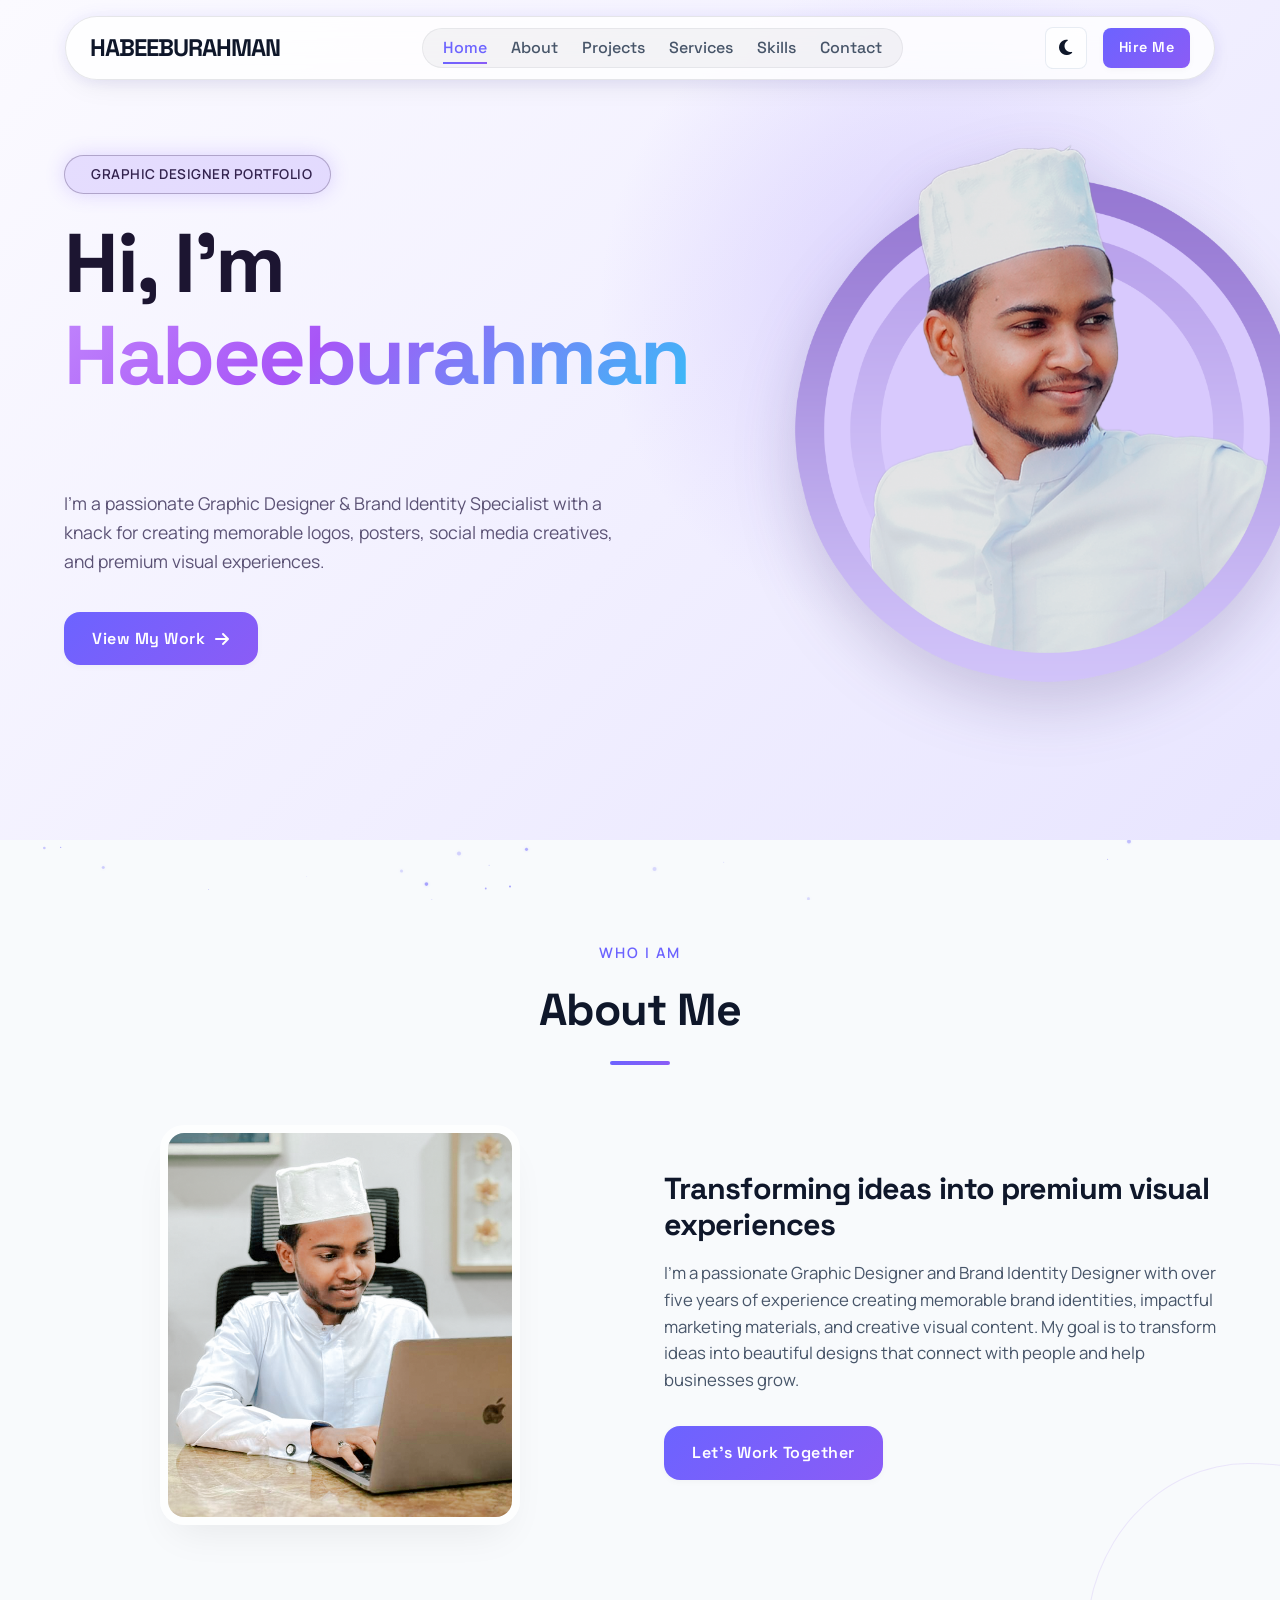
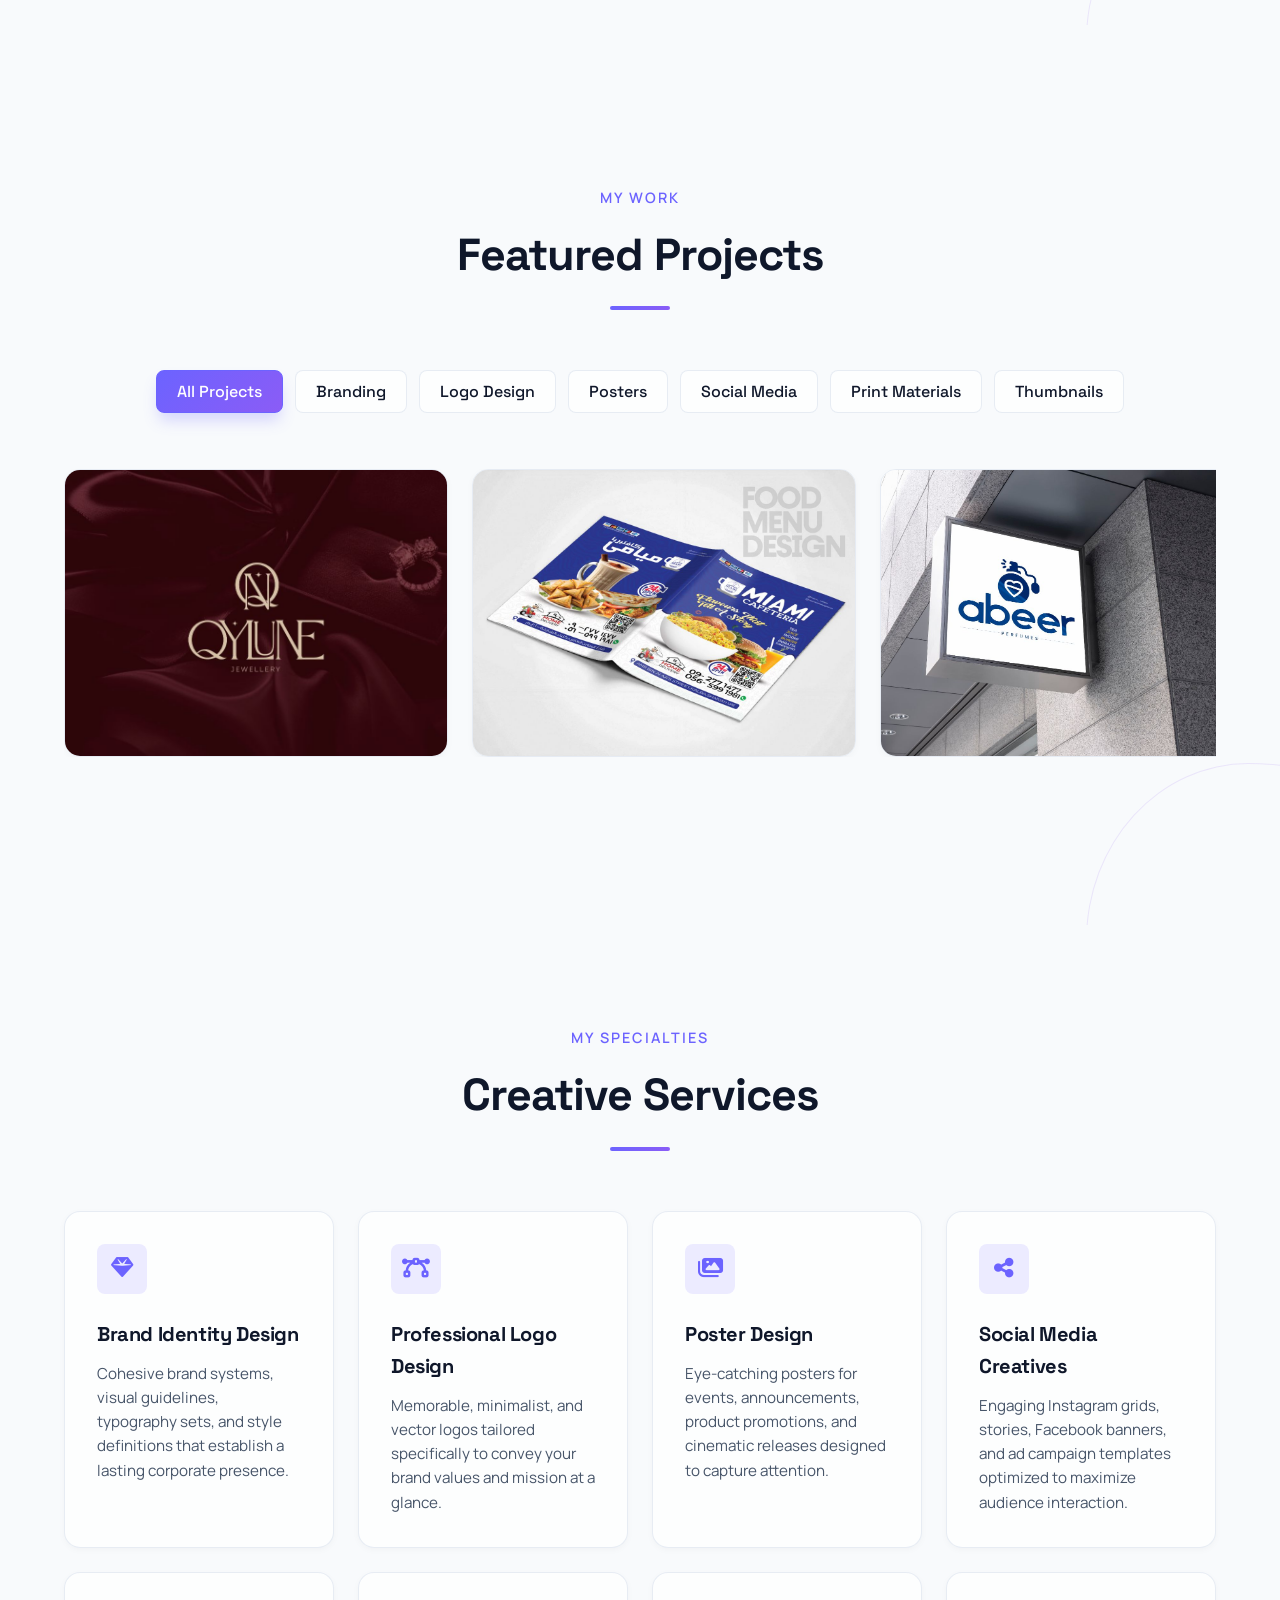
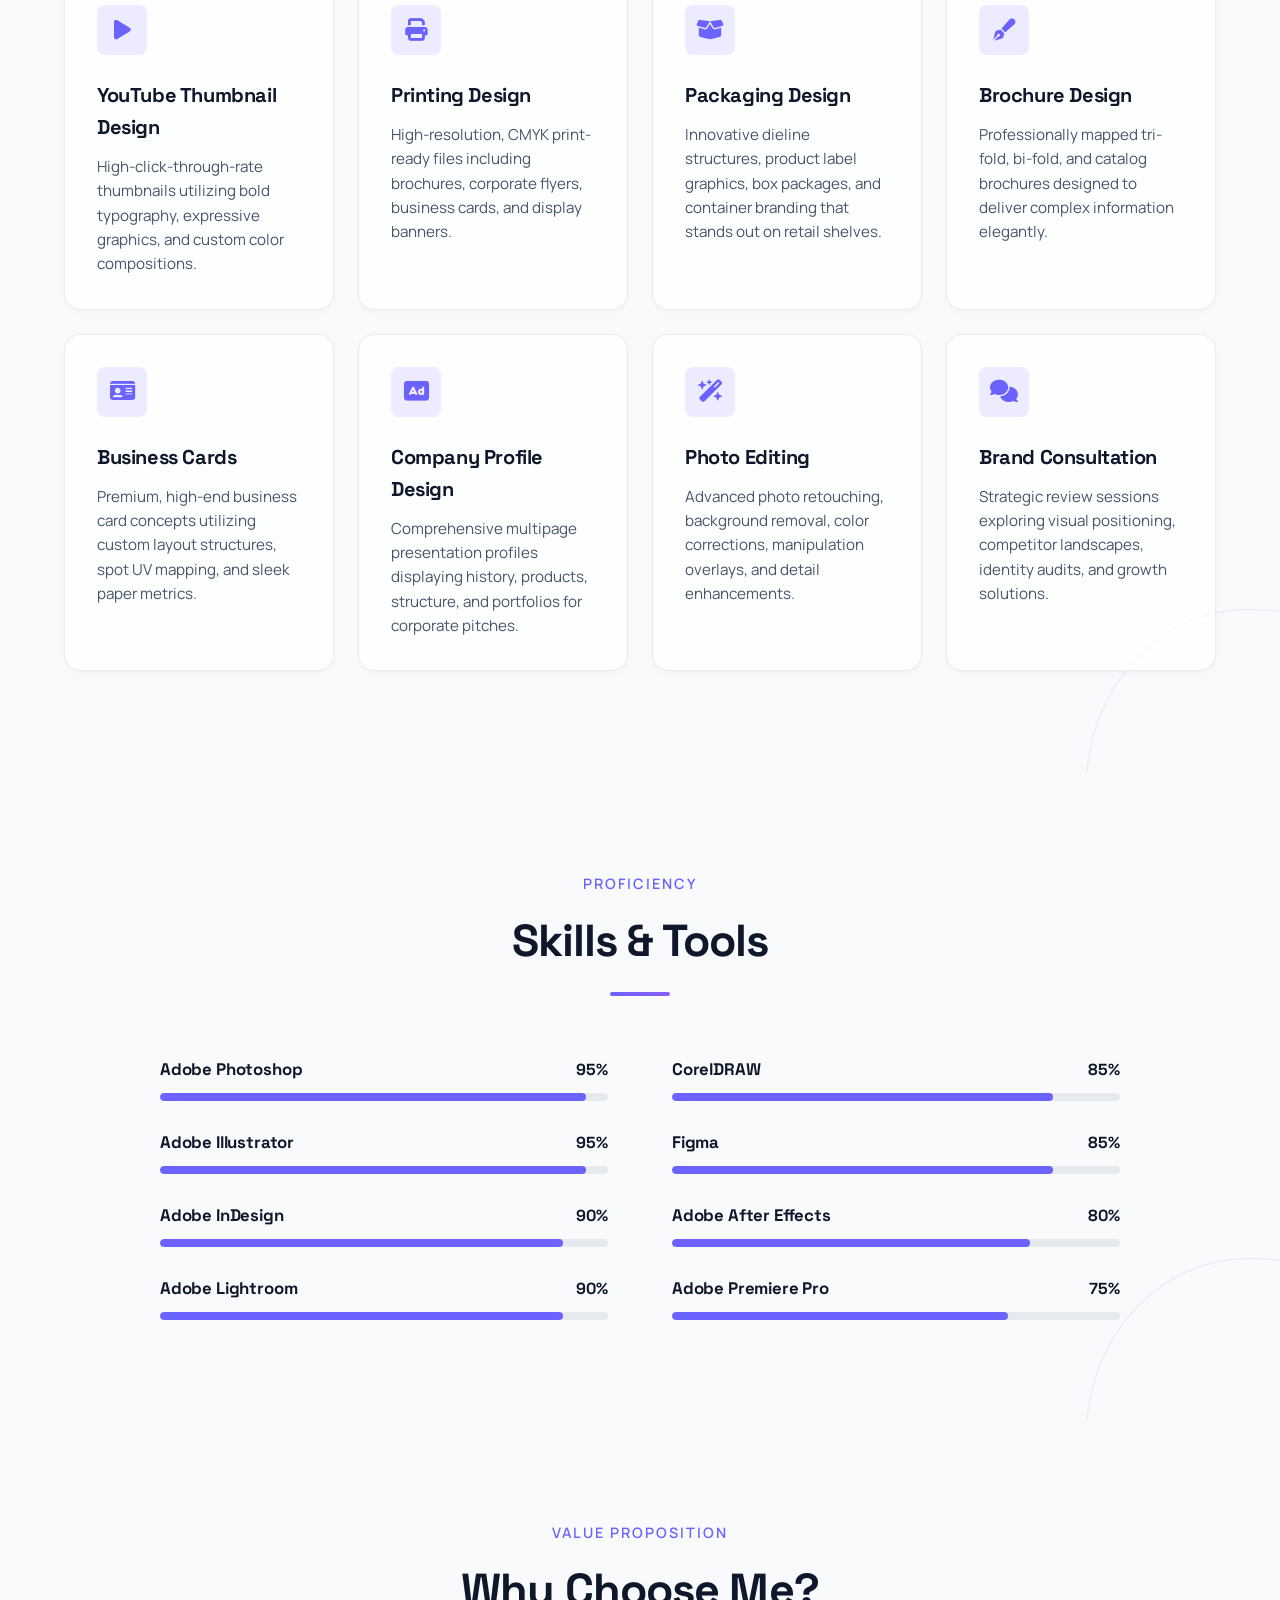
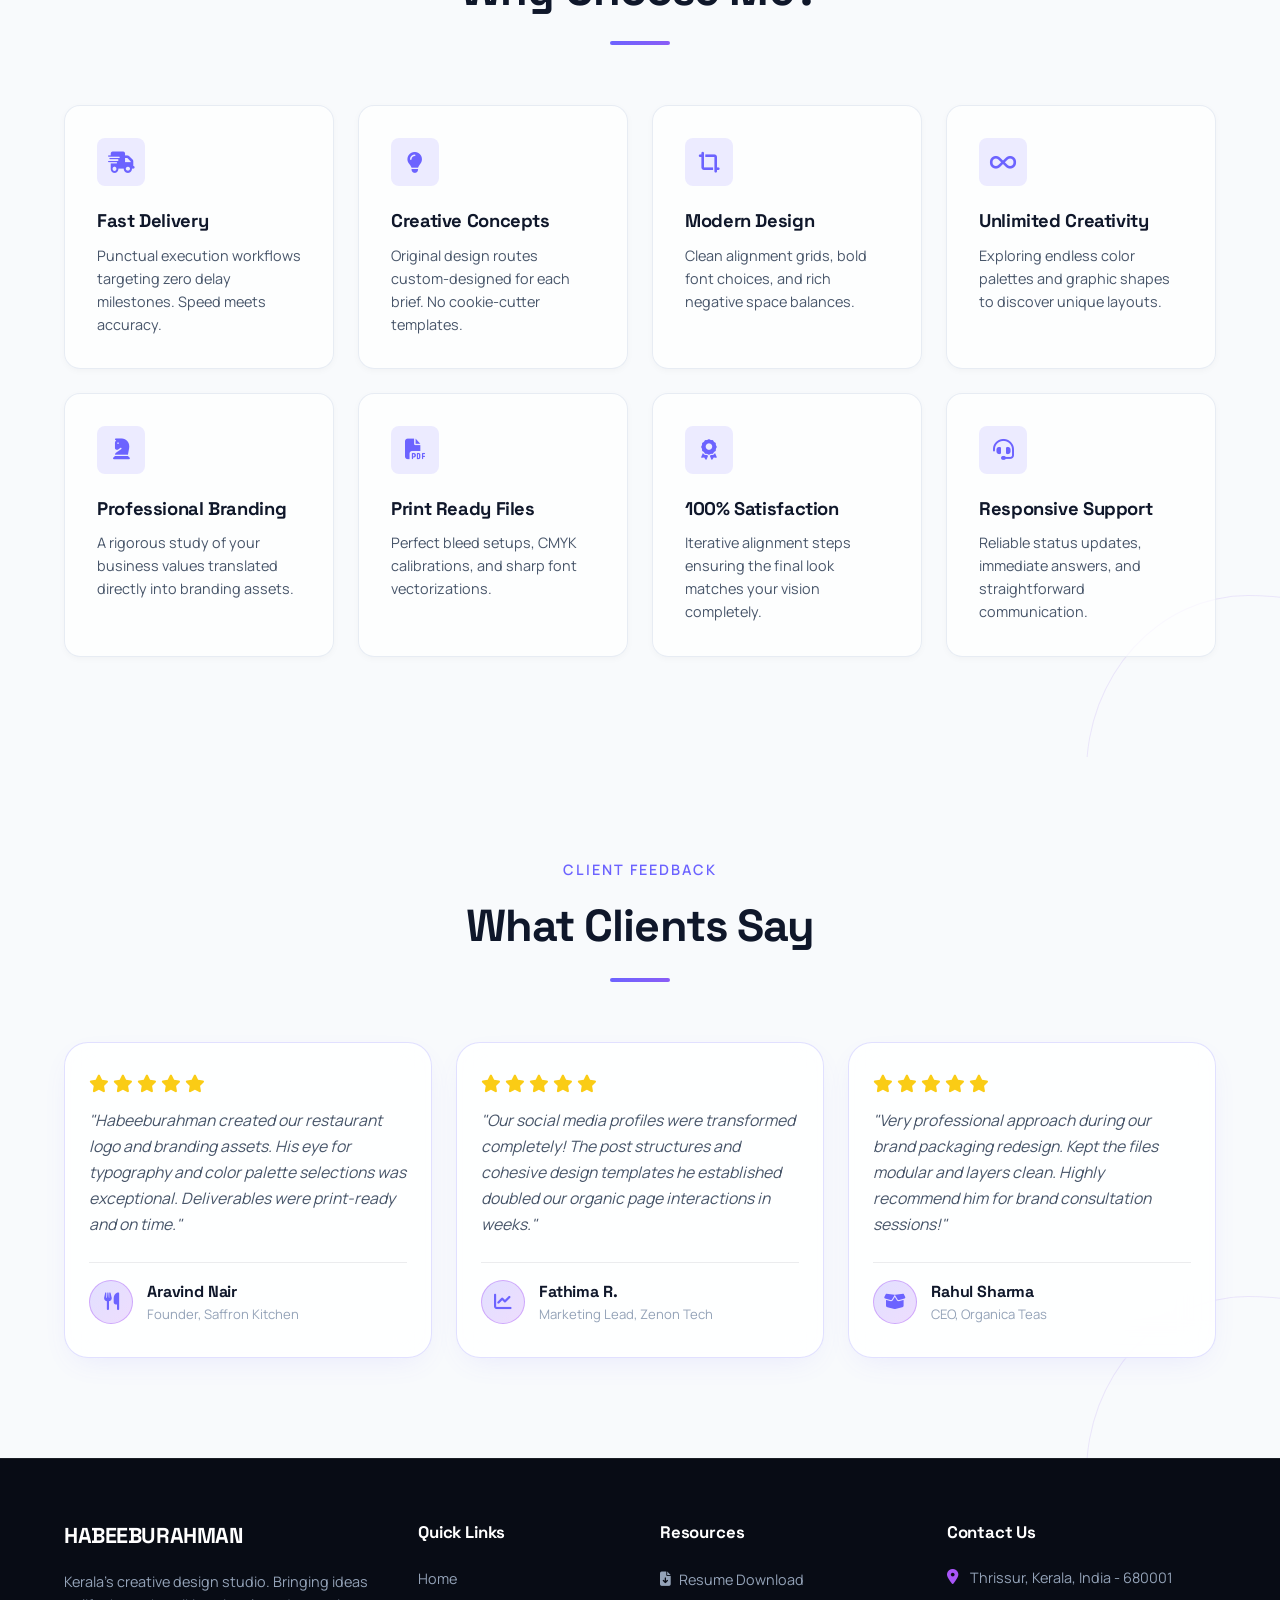
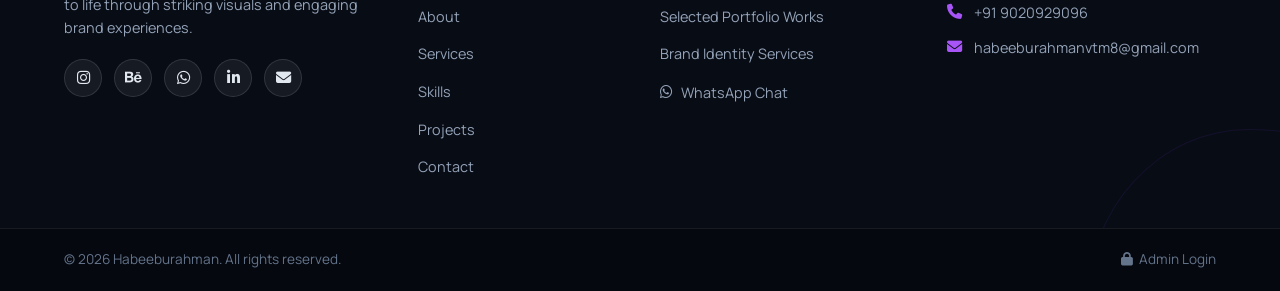
<file: index.html>
<!DOCTYPE html>
<html lang="en" data-theme="light">
<head>
    <meta charset="UTF-8">
    <meta name="viewport" content="width=device-width, initial-scale=1.0">
    <title>Habeeburahman | Premium Graphic Designer & Branding Specialist</title>
    <meta name="description" content="Portfolio of Habeeburahman - Creative Graphic Designer & Brand Identity Specialist based in Thrissur, Kerala. Over 5 years of creating premium visual experiences.">
    
    <!-- Open Graph / WhatsApp Link Preview -->
    <meta property="og:type" content="website">
    <meta property="og:title" content="Habeeburahman | Graphic Designer & Brand Specialist">
    <meta property="og:description" content="Portfolio of Habeeburahman - Creative Graphic Designer & Brand Identity Specialist. High-end logos, branding & posters.">
    <meta property="og:image" content="https://habeeburahman.netlify.app/assets/og-preview.jpg">
    <meta property="og:image:secure_url" content="https://habeeburahman.netlify.app/assets/og-preview.jpg">
    <meta property="og:image:type" content="image/jpeg">
    <meta property="og:image:width" content="500">
    <meta property="og:image:height" content="500">

    <!-- Twitter Card Preview -->
    <meta name="twitter:card" content="summary_large_image">
    <meta name="twitter:title" content="Habeeburahman | Graphic Designer & Brand Specialist">
    <meta name="twitter:description" content="Portfolio of Habeeburahman - Creative Graphic Designer & Brand Identity Specialist.">
    <meta name="twitter:image" content="https://habeeburahman.netlify.app/assets/og-preview.jpg">

    <!-- Google Fonts: Space Grotesk + Manrope -->
    <link rel="preconnect" href="https://fonts.googleapis.com">
    <link rel="preconnect" href="https://fonts.gstatic.com" crossorigin>
    <link href="https://fonts.googleapis.com/css2?family=Manrope:wght@400;500;600;700;800&family=Space+Grotesk:wght@400;500;600;700&display=swap" rel="stylesheet">
    <!-- Font Awesome -->
    <link rel="stylesheet" href="https://cdnjs.cloudflare.com/ajax/libs/font-awesome/6.4.0/css/all.min.css">
    <!-- Favicon Icon -->
    <link rel="icon" type="image/png" href="assets/profilehabeeb.png">
    <link rel="apple-touch-icon" href="assets/profilehabeeb.png">
    <!-- Main Style Sheet -->
    <link rel="stylesheet" href="style.css">
</head>
<body>
    <!-- Background Animated Canvas -->
    <canvas id="bgCanvas"></canvas>



    <!-- Navigation Bar -->
    <header class="navbar-wrapper" id="navbar">
        <div class="container navbar-container">
            <a href="#" class="logo">
                HABEEBURAHMAN
            </a>
            
            <nav class="nav-menu" id="navMenu">
                <ul>
                    <li><a href="#home" class="nav-link active">Home</a></li>
                    <li><a href="#about" class="nav-link">About</a></li>
                    <li><a href="#projects" class="nav-link">Projects</a></li>
                    <li><a href="#services" class="nav-link">Services</a></li>
                    <li><a href="#skills" class="nav-link">Skills</a></li>
                    <li><a href="#contact" class="nav-link">Contact</a></li>
                </ul>
            </nav>

            <div class="nav-actions">
                <button class="theme-toggle" id="themeToggle" aria-label="Toggle Theme">
                    <i class="fa-solid fa-moon"></i>
                </button>
                <a href="#contact" class="btn btn-primary btn-sm btn-hire">Hire Me</a>
                <button class="hamburger-menu" id="hamburger" aria-label="Open Menu">
                    <span></span>
                    <span></span>
                    <span></span>
                </button>
            </div>
        </div>
    </header>

    <!-- Hero Section -->
    <section id="home" class="hero-section">
        <div class="container hero-container grid-2">
            <div class="hero-content reveal-fade-up">
                <span class="badge hero-badge">
                    <i class="fa-solid fa-sparkles"></i> Graphic Designer Portfolio
                </span>
                <h1 class="hero-title">
                    Hi, I'm <span class="hero-name-gradient">Habeeburahman</span>
                </h1>
                <h2 class="hero-subtitle">
                    <span class="typed-text">Brand Identity Designer</span>
                </h2>
                <p class="hero-description">
                    I'm a passionate Graphic Designer & Brand Identity Specialist with a knack for creating memorable logos, posters, social media creatives, and premium visual experiences.
                </p>
                <div class="hero-buttons">
                    <a href="#projects" class="btn btn-primary" aria-label="View My Work">
                        <span class="btn-text">View My Work</span>
                        <i class="fa-solid fa-arrow-right"></i>
                    </a>
                </div>
            </div>

            <div class="hero-visual reveal-fade-up">
                <div class="profile-frame">
                    <div class="glow-ring"></div>
                    <div class="profile-img-container">
                        <img src="assets/profile-hero.png" alt="Habeeburahman Profile Portrait" class="profile-img profile-img--dark">
                        <img src="assets/profile-hero-light.png" alt="Habeeburahman Profile Portrait" class="profile-img profile-img--light">
                    </div>
                    
                </div>
            </div>
        </div>
    </section>

    <!-- About Section -->
    <section id="about" class="about-section">
        <div class="container">
            <div class="section-header reveal-fade-up">
                <span class="section-tag">Who I Am</span>
                <h2 class="section-title">About Me</h2>
                <div class="section-divider"></div>
            </div>
            
            <div class="about-grid grid-2">
                <div class="about-visual reveal-fade-up">
                    <div class="about-img-box">
                        <img src="assets/about-workspace.png" alt="Habeeburahman working at a laptop" class="about-img">
                    </div>
                </div>
                
                <div class="about-info reveal-fade-up">
                    <h3 class="about-subtitle">Transforming ideas into premium visual experiences</h3>
                    <p class="about-text">
                        I'm a passionate Graphic Designer and Brand Identity Designer with over five years of experience creating memorable brand identities, impactful marketing materials, and creative visual content. My goal is to transform ideas into beautiful designs that connect with people and help businesses grow.
                    </p>
                    
                    <div class="about-actions">
                        <a href="#contact" class="btn btn-primary">Let's Work Together</a>
                    </div>
                </div>
            </div>
        </div>
    </section>

    <!-- Projects Portfolio -->
    <section id="projects" class="portfolio-section">
        <div class="container">
            <div class="section-header reveal-fade-up">
                <span class="section-tag">My Work</span>
                <h2 class="section-title">Featured Projects</h2>
                <div class="section-divider"></div>
            </div>

            <!-- Category Filters -->
            <div class="portfolio-filters reveal-fade-up">
                <button class="filter-btn active" data-filter="all">All Projects</button>
                <button class="filter-btn" data-filter="branding">Branding</button>
                <button class="filter-btn" data-filter="logo">Logo Design</button>
                <button class="filter-btn" data-filter="poster">Posters</button>
                <button class="filter-btn" data-filter="social">Social Media</button>
                <button class="filter-btn" data-filter="print">Print Materials</button>
                <button class="filter-btn" data-filter="thumbnail">Thumbnails</button>
            </div>

            <!-- Portfolio Marquee Wrapper -->
            <div class="portfolio-marquee-wrapper is-scrolling reveal-fade-up" id="portfolioMarqueeWrapper">

                <!-- Row 1: Scrolls Left -->
                <div class="marquee-row" id="marqueeRow1">
                    <div class="marquee-track" id="marqueeTrack1">
                        <!-- Admin-added projects will be injected here dynamically by app.js -->
                    </div>
                </div>

                <!-- Row 2: Scrolls Right (reverse) -->
                <div class="marquee-row" id="marqueeRow2">
                    <div class="marquee-track marquee-track-reverse" id="marqueeTrack2">
                        <!-- Admin-added projects will be duplicated here dynamically by app.js for continuous loop -->
                    </div>
                </div>

            </div>
        </div>
    </section>

    <!-- Services / Expertise -->
    <section id="services" class="services-section">
        <div class="container">
            <div class="section-header reveal-fade-up">
                <span class="section-tag">My Specialties</span>
                <h2 class="section-title">Creative Services</h2>
                <div class="section-divider"></div>
            </div>

            <div class="services-grid">
                <div class="service-card reveal-fade-up">
                    <div class="service-icon"><i class="fa-solid fa-gem"></i></div>
                    <h3>Brand Identity Design</h3>
                    <p>Cohesive brand systems, visual guidelines, typography sets, and style definitions that establish a lasting corporate presence.</p>
                </div>
                <div class="service-card reveal-fade-up">
                    <div class="service-icon"><i class="fa-solid fa-bezier-curve"></i></div>
                    <h3>Professional Logo Design</h3>
                    <p>Memorable, minimalist, and vector logos tailored specifically to convey your brand values and mission at a glance.</p>
                </div>
                <div class="service-card reveal-fade-up">
                    <div class="service-icon"><i class="fa-solid fa-images"></i></div>
                    <h3>Poster Design</h3>
                    <p>Eye-catching posters for events, announcements, product promotions, and cinematic releases designed to capture attention.</p>
                </div>
                <div class="service-card reveal-fade-up">
                    <div class="service-icon"><i class="fa-solid fa-share-nodes"></i></div>
                    <h3>Social Media Creatives</h3>
                    <p>Engaging Instagram grids, stories, Facebook banners, and ad campaign templates optimized to maximize audience interaction.</p>
                </div>
                <div class="service-card reveal-fade-up">
                    <div class="service-icon"><i class="fa-solid fa-play"></i></div>
                    <h3>YouTube Thumbnail Design</h3>
                    <p>High-click-through-rate thumbnails utilizing bold typography, expressive graphics, and custom color compositions.</p>
                </div>
                <div class="service-card reveal-fade-up">
                    <div class="service-icon"><i class="fa-solid fa-print"></i></div>
                    <h3>Printing Design</h3>
                    <p>High-resolution, CMYK print-ready files including brochures, corporate flyers, business cards, and display banners.</p>
                </div>
                <div class="service-card reveal-fade-up">
                    <div class="service-icon"><i class="fa-solid fa-box-open"></i></div>
                    <h3>Packaging Design</h3>
                    <p>Innovative dieline structures, product label graphics, box packages, and container branding that stands out on retail shelves.</p>
                </div>
                <div class="service-card reveal-fade-up">
                    <div class="service-icon"><i class="fa-solid fa-pen-fancy"></i></div>
                    <h3>Brochure Design</h3>
                    <p>Professionally mapped tri-fold, bi-fold, and catalog brochures designed to deliver complex information elegantly.</p>
                </div>
                <div class="service-card reveal-fade-up">
                    <div class="service-icon"><i class="fa-solid fa-id-card"></i></div>
                    <h3>Business Cards</h3>
                    <p>Premium, high-end business card concepts utilizing custom layout structures, spot UV mapping, and sleek paper metrics.</p>
                </div>
                <div class="service-card reveal-fade-up">
                    <div class="service-icon"><i class="fa-solid fa-rectangle-ad"></i></div>
                    <h3>Company Profile Design</h3>
                    <p>Comprehensive multipage presentation profiles displaying history, products, structure, and portfolios for corporate pitches.</p>
                </div>
                <div class="service-card reveal-fade-up">
                    <div class="service-icon"><i class="fa-solid fa-wand-magic-sparkles"></i></div>
                    <h3>Photo Editing</h3>
                    <p>Advanced photo retouching, background removal, color corrections, manipulation overlays, and detail enhancements.</p>
                </div>
                <div class="service-card reveal-fade-up">
                    <div class="service-icon"><i class="fa-solid fa-comments"></i></div>
                    <h3>Brand Consultation</h3>
                    <p>Strategic review sessions exploring visual positioning, competitor landscapes, identity audits, and growth solutions.</p>
                </div>
            </div>
        </div>
    </section>

    <!-- Skills Section -->
    <section id="skills" class="skills-section bg-light">
        <div class="container">
            <div class="section-header reveal-fade-up">
                <span class="section-tag">Proficiency</span>
                <h2 class="section-title">Skills & Tools</h2>
                <div class="section-divider"></div>
            </div>

            <div class="clean-skills-grid reveal-fade-up">
                <!-- Column 1 -->
                <div class="skills-column">
                    <div class="clean-skill-item">
                        <div class="skill-info-row">
                            <span class="skill-name">Adobe Photoshop</span>
                            <span class="skill-percentage">95%</span>
                        </div>
                        <div class="clean-progress-track">
                            <div class="clean-progress-fill" style="width: 95%;"></div>
                        </div>
                    </div>

                    <div class="clean-skill-item">
                        <div class="skill-info-row">
                            <span class="skill-name">Adobe Illustrator</span>
                            <span class="skill-percentage">95%</span>
                        </div>
                        <div class="clean-progress-track">
                            <div class="clean-progress-fill" style="width: 95%;"></div>
                        </div>
                    </div>

                    <div class="clean-skill-item">
                        <div class="skill-info-row">
                            <span class="skill-name">Adobe InDesign</span>
                            <span class="skill-percentage">90%</span>
                        </div>
                        <div class="clean-progress-track">
                            <div class="clean-progress-fill" style="width: 90%;"></div>
                        </div>
                    </div>

                    <div class="clean-skill-item">
                        <div class="skill-info-row">
                            <span class="skill-name">Adobe Lightroom</span>
                            <span class="skill-percentage">90%</span>
                        </div>
                        <div class="clean-progress-track">
                            <div class="clean-progress-fill" style="width: 90%;"></div>
                        </div>
                    </div>
                </div>

                <!-- Column 2 -->
                <div class="skills-column">
                    <div class="clean-skill-item">
                        <div class="skill-info-row">
                            <span class="skill-name">CorelDRAW</span>
                            <span class="skill-percentage">85%</span>
                        </div>
                        <div class="clean-progress-track">
                            <div class="clean-progress-fill" style="width: 85%;"></div>
                        </div>
                    </div>

                    <div class="clean-skill-item">
                        <div class="skill-info-row">
                            <span class="skill-name">Figma</span>
                            <span class="skill-percentage">85%</span>
                        </div>
                        <div class="clean-progress-track">
                            <div class="clean-progress-fill" style="width: 85%;"></div>
                        </div>
                    </div>

                    <div class="clean-skill-item">
                        <div class="skill-info-row">
                            <span class="skill-name">Adobe After Effects</span>
                            <span class="skill-percentage">80%</span>
                        </div>
                        <div class="clean-progress-track">
                            <div class="clean-progress-fill" style="width: 80%;"></div>
                        </div>
                    </div>

                    <div class="clean-skill-item">
                        <div class="skill-info-row">
                            <span class="skill-name">Adobe Premiere Pro</span>
                            <span class="skill-percentage">75%</span>
                        </div>
                        <div class="clean-progress-track">
                            <div class="clean-progress-fill" style="width: 75%;"></div>
                        </div>
                    </div>
                </div>
            </div>
        </div>
    </section>

    <!-- Why Choose Me -->
    <section class="why-choose-section">
        <div class="container">
            <div class="section-header reveal-fade-up">
                <span class="section-tag">Value Proposition</span>
                <h2 class="section-title">Why Choose Me?</h2>
                <div class="section-divider"></div>
            </div>

            <div class="why-grid">
                <div class="why-card reveal-fade-up">
                    <div class="why-icon"><i class="fa-solid fa-truck-fast"></i></div>
                    <h4>Fast Delivery</h4>
                    <p>Punctual execution workflows targeting zero delay milestones. Speed meets accuracy.</p>
                </div>
                <div class="why-card reveal-fade-up">
                    <div class="why-icon"><i class="fa-solid fa-lightbulb"></i></div>
                    <h4>Creative Concepts</h4>
                    <p>Original design routes custom-designed for each brief. No cookie-cutter templates.</p>
                </div>
                <div class="why-card reveal-fade-up">
                    <div class="why-icon"><i class="fa-solid fa-crop-simple"></i></div>
                    <h4>Modern Design</h4>
                    <p>Clean alignment grids, bold font choices, and rich negative space balances.</p>
                </div>
                <div class="why-card reveal-fade-up">
                    <div class="why-icon"><i class="fa-solid fa-infinity"></i></div>
                    <h4>Unlimited Creativity</h4>
                    <p>Exploring endless color palettes and graphic shapes to discover unique layouts.</p>
                </div>
                <div class="why-card reveal-fade-up">
                    <div class="why-icon"><i class="fa-solid fa-chess-knight"></i></div>
                    <h4>Professional Branding</h4>
                    <p>A rigorous study of your business values translated directly into branding assets.</p>
                </div>
                <div class="why-card reveal-fade-up">
                    <div class="why-icon"><i class="fa-solid fa-file-pdf"></i></div>
                    <h4>Print Ready Files</h4>
                    <p>Perfect bleed setups, CMYK calibrations, and sharp font vectorizations.</p>
                </div>
                <div class="why-card reveal-fade-up">
                    <div class="why-icon"><i class="fa-solid fa-award"></i></div>
                    <h4>100% Satisfaction</h4>
                    <p>Iterative alignment steps ensuring the final look matches your vision completely.</p>
                </div>
                <div class="why-card reveal-fade-up">
                    <div class="why-icon"><i class="fa-solid fa-headset"></i></div>
                    <h4>Responsive Support</h4>
                    <p>Reliable status updates, immediate answers, and straightforward communication.</p>
                </div>
            </div>
        </div>
    </section>

    <!-- Testimonials -->
    <section class="testimonials-section">
        <div class="container">
            <div class="section-header reveal-fade-up">
                <span class="section-tag">Client Feedback</span>
                <h2 class="section-title">What Clients Say</h2>
                <div class="section-divider"></div>
            </div>

            <div class="testimonials-grid">
                <!-- Box 1 -->
                <div class="testimonial-card reveal-fade-up">
                    <div class="stars">
                        <i class="fa-solid fa-star"></i><i class="fa-solid fa-star"></i><i class="fa-solid fa-star"></i><i class="fa-solid fa-star"></i><i class="fa-solid fa-star"></i>
                    </div>
                    <p class="quote">"Habeeburahman created our restaurant logo and branding assets. His eye for typography and color palette selections was exceptional. Deliverables were print-ready and on time."</p>
                    <div class="client-info">
                        <div class="client-avatar"><i class="fa-solid fa-utensils"></i></div>
                        <div>
                            <span class="client-name">Aravind Nair</span>
                            <span class="client-role">Founder, Saffron Kitchen</span>
                        </div>
                    </div>
                </div>
                
                <!-- Box 2 -->
                <div class="testimonial-card reveal-fade-up">
                    <div class="stars">
                        <i class="fa-solid fa-star"></i><i class="fa-solid fa-star"></i><i class="fa-solid fa-star"></i><i class="fa-solid fa-star"></i><i class="fa-solid fa-star"></i>
                    </div>
                    <p class="quote">"Our social media profiles were transformed completely! The post structures and cohesive design templates he established doubled our organic page interactions in weeks."</p>
                    <div class="client-info">
                        <div class="client-avatar"><i class="fa-solid fa-chart-line"></i></div>
                        <div>
                            <span class="client-name">Fathima R.</span>
                            <span class="client-role">Marketing Lead, Zenon Tech</span>
                        </div>
                    </div>
                </div>

                <!-- Box 3 -->
                <div class="testimonial-card reveal-fade-up">
                    <div class="stars">
                        <i class="fa-solid fa-star"></i><i class="fa-solid fa-star"></i><i class="fa-solid fa-star"></i><i class="fa-solid fa-star"></i><i class="fa-solid fa-star"></i>
                    </div>
                    <p class="quote">"Very professional approach during our brand packaging redesign. Kept the files modular and layers clean. Highly recommend him for brand consultation sessions!"</p>
                    <div class="client-info">
                        <div class="client-avatar"><i class="fa-solid fa-box-open"></i></div>
                        <div>
                            <span class="client-name">Rahul Sharma</span>
                            <span class="client-role">CEO, Organica Teas</span>
                        </div>
                    </div>
                </div>
            </div>
        </div>
    </section>

    <!-- Footer -->
    <footer id="contact" class="footer-wrapper">
        <div class="container footer-container">
            <!-- Brand Column -->
            <div class="footer-brand">
                <a href="#" class="logo">HABEEBURAHMAN</a>
                <p>Kerala's creative design studio. Bringing ideas to life through striking visuals and engaging brand experiences.</p>
                <div class="footer-social-icons">
                    <a href="https://www.instagram.com/_habeeb_u_rhmn_?igsh=MXNicTBsaDQybGZnZg==" target="_blank" rel="noopener noreferrer" aria-label="Instagram"><i class="fa-brands fa-instagram"></i></a>
                    <a href="https://www.behance.net/habeeburahmanvtm" target="_blank" rel="noopener noreferrer" aria-label="Behance"><i class="fa-brands fa-behance"></i></a>
                    <a href="https://wa.me/919020929096" target="_blank" rel="noopener noreferrer" aria-label="WhatsApp"><i class="fa-brands fa-whatsapp"></i></a>
                    <a href="https://linkedin.com" target="_blank" rel="noopener noreferrer" aria-label="LinkedIn"><i class="fa-brands fa-linkedin-in"></i></a>
                    <a href="mailto:habeeburahmanvtm8@gmail.com" aria-label="Email"><i class="fa-solid fa-envelope"></i></a>
                </div>
            </div>
            
            <!-- Quick Links -->
            <div class="footer-col">
                <h4>Quick Links</h4>
                <ul>
                    <li><a href="#home">Home</a></li>
                    <li><a href="#about">About</a></li>
                    <li><a href="#services">Services</a></li>
                    <li><a href="#skills">Skills</a></li>
                    <li><a href="#projects">Projects</a></li>
                    <li><a href="#contact">Contact</a></li>
                </ul>
            </div>

            <!-- Resources -->
            <div class="footer-col">
                <h4>Resources</h4>
                <ul>
                    <li><a href="https://cdn.phototourl.com/free/2026-07-21-328bf18e-8173-4526-a641-8eef4a644d8a.png" id="downloadResume" target="_blank" download="Habeeburahman_Resume.png"><i class="fa-solid fa-file-arrow-down"></i> Resume Download</a></li>
                    <li><a href="#projects">Selected Portfolio Works</a></li>
                    <li><a href="#services">Brand Identity Services</a></li>
                    <li><a href="https://wa.me/919020929096" target="_blank" rel="noopener noreferrer"><i class="fa-brands fa-whatsapp"></i> WhatsApp Chat</a></li>
                </ul>
            </div>

            <!-- Contact Us -->
            <div class="footer-col footer-contact-col">
                <h4>Contact Us</h4>
                <ul class="contact-list">
                    <li><i class="fa-solid fa-location-dot"></i> <span>Thrissur, Kerala, India - 680001</span></li>
                    <li><i class="fa-solid fa-phone"></i> <a href="tel:9020929096">+91 9020929096</a></li>
                    <li><i class="fa-solid fa-envelope"></i> <a href="mailto:habeeburahmanvtm8@gmail.com">habeeburahmanvtm8@gmail.com</a></li>
                </ul>
            </div>
        </div>
        <div class="footer-bottom">
            <div class="container footer-bottom-container">
                <p>&copy; 2026 Habeeburahman. All rights reserved.</p>
                <div class="footer-bottom-links">
                    <a href="admin.html" class="admin-login-link">
                        <i class="fa-solid fa-lock"></i> Admin Login
                    </a>
                </div>
            </div>
        </div>
    </footer>


    <!-- Toast Notification -->
    <div class="toast" id="toast">
        <div class="toast-content">
            <i class="fa-solid fa-circle-check toast-icon"></i>
            <span class="toast-msg">Success Message</span>
        </div>
    </div>

    <!-- Project Modal Popup -->
    <div class="modal-wrapper" id="projectModal">
        <div class="modal-card">
            <button class="modal-close" id="modalClose" aria-label="Close modal"><i class="fa-solid fa-xmark"></i></button>
            <div class="modal-body" id="modalBody">
                <!-- Modal content injected by JS -->
            </div>
        </div>
    </div>

    <!-- App Logic -->
    <script src="supabase-config.js"></script>
    <script src="portfolio-api.js"></script>
    <script src="projects_data.js"></script>
    <script src="app.js"></script>
</body>
</html>
</file>
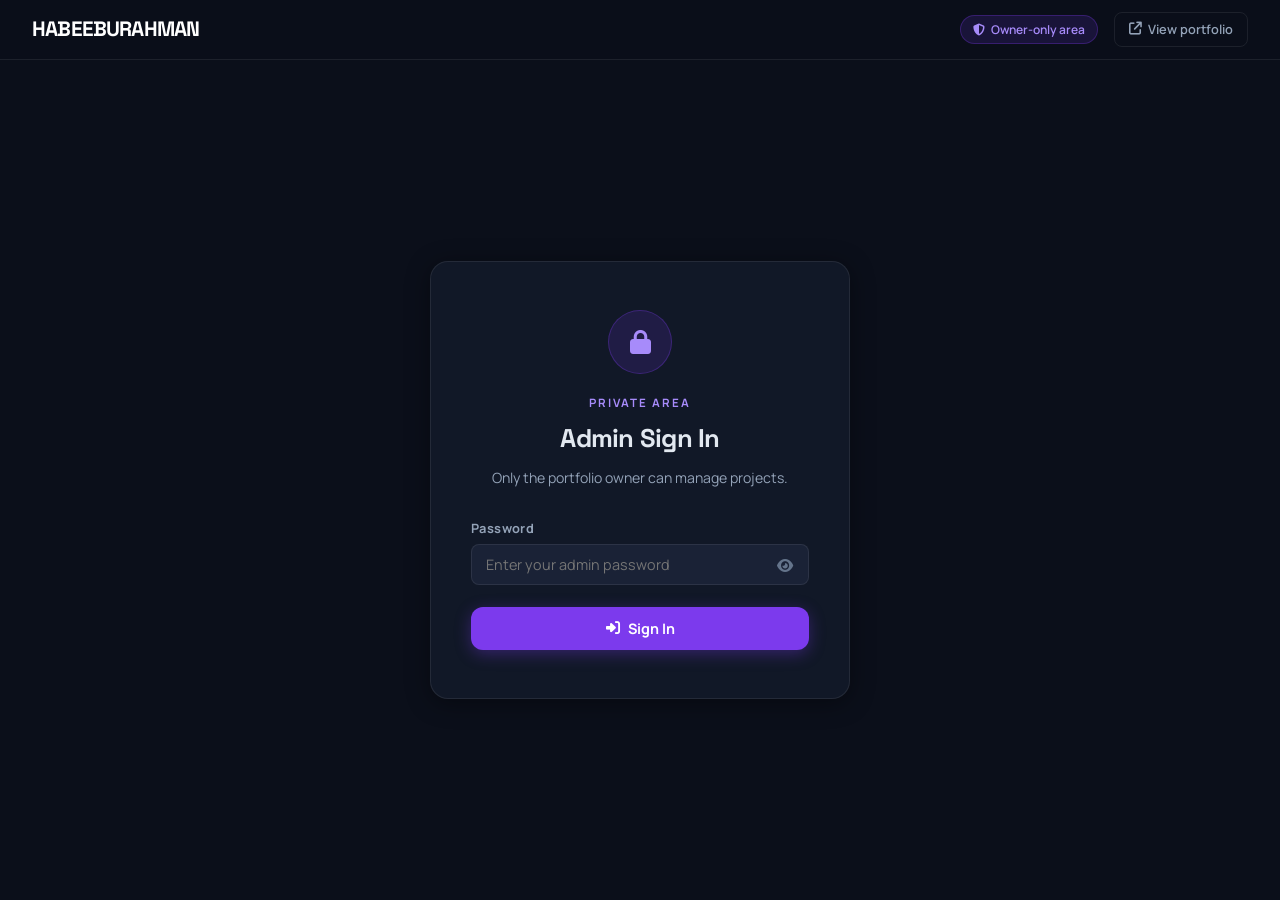
<file: admin.html>
<!DOCTYPE html>
<html lang="en">
<head>
    <meta charset="UTF-8">
    <meta name="viewport" content="width=device-width, initial-scale=1.0">
    <title>Portfolio Admin | Habeeburahman</title>
    <meta name="robots" content="noindex, nofollow">
    <!-- Google Fonts: Space Grotesk + Manrope -->
    <link rel="preconnect" href="https://fonts.googleapis.com">
    <link rel="preconnect" href="https://fonts.gstatic.com" crossorigin>
    <link href="https://fonts.googleapis.com/css2?family=Manrope:wght@400;500;600;700;800&family=Space+Grotesk:wght@400;500;600;700&display=swap" rel="stylesheet">
    <link rel="stylesheet" href="https://cdnjs.cloudflare.com/ajax/libs/font-awesome/6.4.0/css/all.min.css">
    <link rel="icon" type="image/png" href="assets/profilehabeeb.png">
    <link rel="stylesheet" href="admin.css">
</head>
<body>

    <!-- ===== HEADER ===== -->
    <header class="admin-header">
        <a class="brand" href="index.html">HABEEBURAHMAN</a>
        <div class="header-actions">
            <span class="local-badge"><i class="fa-solid fa-shield-halved"></i> Owner-only area</span>
            <a class="view-site" href="index.html#projects" target="_blank">
                <i class="fa-solid fa-arrow-up-right-from-square"></i> View portfolio
            </a>
        </div>
    </header>

    <!-- ===== LOGIN GATE ===== -->
    <main id="authGate" class="auth-shell">
        <section class="auth-card">
            <div class="auth-icon"><i class="fa-solid fa-lock"></i></div>
            <p class="eyebrow">Private Area</p>
            <h1>Admin Sign In</h1>
            <p class="auth-subtitle">Only the portfolio owner can manage projects.</p>
            <form id="authForm">
                <label class="field-label">
                    Password
                    <div class="input-wrap">
                        <input id="authPassword" type="password" required minlength="6"
                            autocomplete="current-password" placeholder="Enter your admin password">
                        <button type="button" id="togglePassword" class="eye-btn" aria-label="Toggle password visibility">
                            <i class="fa-solid fa-eye"></i>
                        </button>
                    </div>
                </label>
                <button id="authSubmit" class="save-btn full-width" type="submit">
                    <i class="fa-solid fa-right-to-bracket"></i> Sign In
                </button>
            </form>
            <p id="authMessage" class="auth-error" hidden></p>
        </section>
    </main>

    <!-- ===== ADMIN DASHBOARD ===== -->
    <main id="adminContent" class="admin-shell" hidden>

        <section class="page-intro">
            <div>
                <p class="eyebrow">Portfolio Manager</p>
                <h1>Featured Projects Admin</h1>
                <p>Add projects with images from your PC. They'll appear live in your portfolio's Featured Projects section.</p>
            </div>
            <button id="logoutBtn" class="logout-btn" type="button">
                <i class="fa-solid fa-right-from-bracket"></i> Sign Out
            </button>
        </section>

        <div class="admin-grid">

            <!-- ADD / EDIT FORM -->
            <section class="panel form-panel">
                <div class="panel-heading">
                    <p class="eyebrow">New Work</p>
                    <h2 id="formTitle">Add a Project</h2>
                </div>

                <form id="projectForm">

                    <div class="field-row two-col">
                        <label class="field-label">
                            Project Title *
                            <input id="fTitle" type="text" placeholder="e.g. Summer Brand Campaign" required maxlength="80">
                        </label>
                        <label class="field-label">
                            Category *
                            <select id="fCategory" required>
                                <option value="branding">Branding / Identity</option>
                                <option value="logo">Logo Design</option>
                                <option value="poster">Poster Design</option>
                                <option value="social">Social Media</option>
                                <option value="print">Print Materials</option>
                                <option value="thumbnail">YouTube Thumbnail</option>
                                <option value="packaging">Packaging Design</option>
                                <option value="other">Other</option>
                            </select>
                        </label>
                    </div>

                    <!-- IMAGE UPLOAD -->
                    <label class="field-label">
                        Project Images *
                        <div id="dropZone" class="drop-zone">
                            <i class="fa-solid fa-images drop-icon"></i>
                            <p class="drop-text">Drag &amp; drop images here, or <span class="drop-link">browse files</span></p>
                            <p class="drop-hint">Select multiple images (JPEG, PNG, WebP)</p>
                            <input id="fImage" type="file" accept="image/jpeg,image/jpg,image/png,image/webp" multiple class="drop-input">
                        </div>
                        <div id="imagePreviewWrap" class="preview-wrap" hidden>
                            <div id="previewGallery" class="preview-gallery"></div>
                            <button type="button" id="clearImage" class="clear-img-btn" title="Remove all images">
                                <i class="fa-solid fa-xmark"></i> Clear All
                            </button>
                        </div>
                    </label>

                    <label class="field-label">
                        Project Description
                        <textarea id="fDesc" rows="3" placeholder="Brief overview of this project..." maxlength="600"></textarea>
                    </label>

                    <div class="field-row two-col">
                        <label class="field-label">
                            Client
                            <input id="fClient" type="text" placeholder="Client name" maxlength="80">
                        </label>
                        <label class="field-label">
                            Year
                            <input id="fYear" type="text" value="2026" maxlength="10">
                        </label>
                    </div>

                    <label class="field-label">
                        Tools Used
                        <input id="fTools" type="text" placeholder="Photoshop, Illustrator, Canva...">
                    </label>

                    <div class="form-actions">
                        <button class="save-btn" type="submit">
                            <i class="fa-solid fa-plus" id="saveIcon"></i>
                            <span id="saveLabel">Add Project</span>
                        </button>
                        <button class="cancel-btn" id="cancelEdit" type="button" hidden>
                            <i class="fa-solid fa-xmark"></i> Cancel Edit
                        </button>
                    </div>
                </form>
            </section>

            <!-- PROJECT LIST -->
            <section class="panel projects-panel">
                <div class="panel-heading projects-heading">
                    <div>
                        <p class="eyebrow">Your Work</p>
                        <h2>Added Projects <span id="projectCount" class="count-badge">0</span></h2>
                    </div>
                    <div style="display: flex; gap: 10px;">
                        <button id="exportDataBtn" class="save-btn" type="button" hidden>
                            <i class="fa-solid fa-file-export"></i> Export Data
                        </button>
                        <button id="clearAll" class="danger-btn" type="button" hidden>
                            <i class="fa-solid fa-trash"></i> Delete All
                        </button>
                    </div>
                </div>

                <div id="projectList" class="project-list"></div>

                <div id="emptyState" class="empty-state">
                    <i class="fa-regular fa-folder-open"></i>
                    <p>No projects added yet.</p>
                    <p class="empty-sub">Use the form to add your first work.</p>
                </div>
            </section>

        </div>
    </main>

    <!-- TOAST -->
    <div id="toast" class="toast" role="status" aria-live="polite"></div>

    <script src="projects_data.js"></script>
    <script src="admin.js"></script>
</body>
</html>
</file>
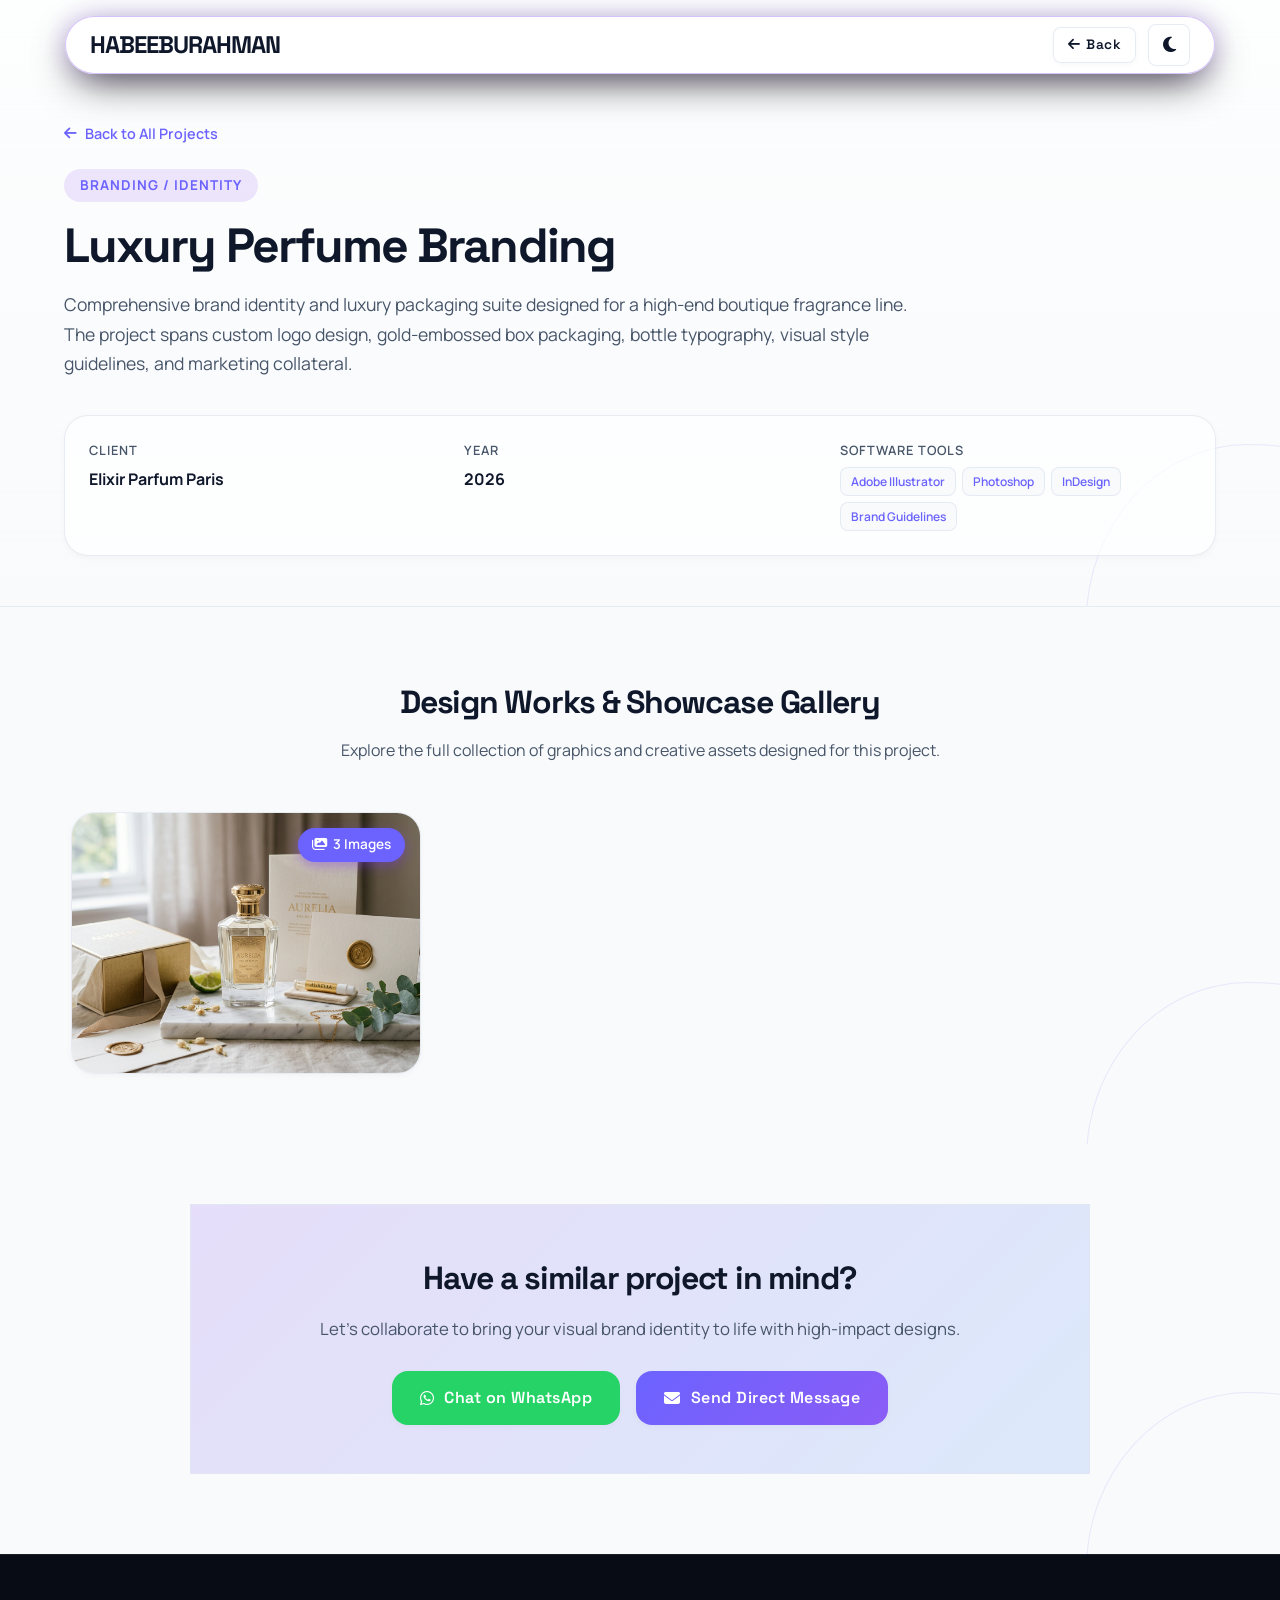
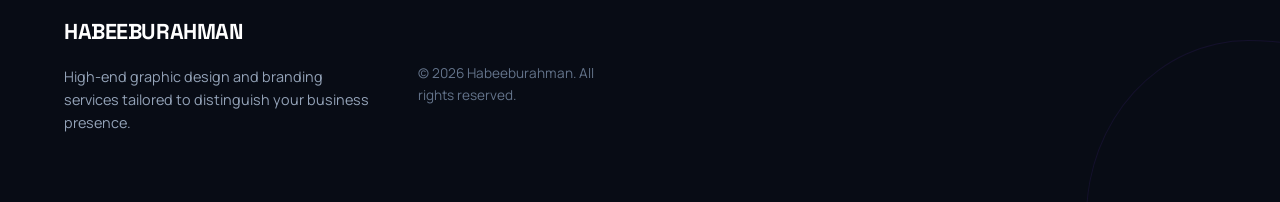
<file: project-details.html>
<!DOCTYPE html>
<html lang="en" data-theme="light">
<head>
    <meta charset="UTF-8">
    <meta name="viewport" content="width=device-width, initial-scale=1.0">
    <title>Project Details | Habeeburahman Portfolio</title>
    <!-- Open Graph / WhatsApp Link Preview -->
    <meta property="og:type" content="website">
    <meta property="og:title" content="Habeeburahman | Graphic Designer & Brand Specialist">
    <meta property="og:description" content="Portfolio of Habeeburahman - Creative Graphic Designer & Brand Identity Specialist. High-end logos, branding & posters.">
    <meta property="og:image" content="https://habeeburahman.netlify.app/assets/og-preview.jpg">
    <meta property="og:image:secure_url" content="https://habeeburahman.netlify.app/assets/og-preview.jpg">
    <meta property="og:image:type" content="image/jpeg">
    <meta property="og:image:width" content="500">
    <meta property="og:image:height" content="500">
    <!-- Google Fonts: Space Grotesk + Manrope -->
    <link rel="preconnect" href="https://fonts.googleapis.com">
    <link rel="preconnect" href="https://fonts.gstatic.com" crossorigin>
    <link href="https://fonts.googleapis.com/css2?family=Manrope:wght@400;500;600;700;800&family=Space+Grotesk:wght@400;500;600;700&display=swap" rel="stylesheet">
    <!-- FontAwesome Icons -->
    <link rel="stylesheet" href="https://cdnjs.cloudflare.com/ajax/libs/font-awesome/6.4.0/css/all.min.css">
    <!-- Favicon Icon -->
    <link rel="icon" type="image/png" href="assets/profilehabeeb.png">
    <link rel="apple-touch-icon" href="assets/profilehabeeb.png">
    <!-- Main Style CSS -->
    <link rel="stylesheet" href="style.css">
</head>
<body class="project-details-page">

    <!-- Top Navigation Bar -->
    <header class="navbar-wrapper scrolled" id="projectNavbar">
        <div class="container navbar-container">
            <a href="index.html" class="logo">
                HABEEBURAHMAN
            </a>
            
            <div class="nav-actions">
                <a href="index.html#projects" class="btn btn-secondary btn-sm nav-back-btn">
                    <i class="fa-solid fa-arrow-left"></i> <span>Back</span>
                </a>
                <button class="theme-toggle" id="themeToggle" aria-label="Toggle theme">
                    <i class="fa-solid fa-moon"></i>
                </button>
            </div>
        </div>
    </header>

    <!-- Project Hero Header Section -->
    <section class="project-hero-section">
        <div class="container">
            <a href="index.html#projects" class="back-link">
                <i class="fa-solid fa-arrow-left"></i> Back to All Projects
            </a>
            
            <div class="project-header-info">
                <span class="project-cat-badge" id="projectCategory">Category Name</span>
                <h1 class="project-header-title" id="projectTitle">Project Title Here</h1>
                <p class="project-header-desc" id="projectDesc">Project description and overview...</p>

                <!-- Project Meta Details Bar -->
                <div class="project-meta-bar">
                    <div class="meta-item">
                        <span class="meta-label">Client</span>
                        <span class="meta-val" id="projectClient">Client Name</span>
                    </div>
                    <div class="meta-item">
                        <span class="meta-label">Year</span>
                        <span class="meta-val" id="projectYear">2026</span>
                    </div>
                    <div class="meta-item">
                        <span class="meta-label">Software Tools</span>
                        <div class="tools-tags-list" id="projectTools">
                            <!-- Injected by JS -->
                        </div>
                    </div>
                </div>
            </div>
        </div>
    </section>

    <!-- Main Project Works Gallery Showcase Section -->
    <section class="project-gallery-section">
        <div class="container">
            <div class="gallery-header">
                <h2>Design Works & Showcase Gallery</h2>
                <p>Explore the full collection of graphics and creative assets designed for this project.</p>
            </div>

            <!-- Works Gallery Grid -->
            <div class="works-gallery-grid" id="worksGalleryGrid">
                <!-- Injected dynamically by JS -->
            </div>
        </div>
    </section>

    <!-- Call To Action Section -->
    <section class="project-cta-section">
        <div class="container">
            <div class="cta-box">
                <h2>Have a similar project in mind?</h2>
                <p>Let's collaborate to bring your visual brand identity to life with high-impact designs.</p>
                <div class="cta-buttons">
                    <a href="https://wa.me/919020929096" target="_blank" rel="noopener noreferrer" class="btn btn-whatsapp">
                        <i class="fa-brands fa-whatsapp"></i> Chat on WhatsApp
                    </a>
                    <a href="index.html#contact" class="btn btn-primary">
                        <i class="fa-solid fa-envelope"></i> Send Direct Message
                    </a>
                </div>
            </div>
        </div>
    </section>

    <!-- Footer -->
    <footer class="footer-wrapper">
        <div class="container footer-container">
            <div class="footer-brand">
                <a href="index.html" class="logo">HABEEBURAHMAN</a>
                <p>High-end graphic design and branding services tailored to distinguish your business presence.</p>
            </div>
            <div class="footer-bottom-container">
                <p>&copy; 2026 Habeeburahman. All rights reserved.</p>
            </div>
        </div>
    </footer>

    <!-- Image Lightbox Modal -->
    <div class="lightbox-modal" id="lightboxModal">
        <span class="lightbox-close" id="lightboxClose">&times;</span>
        
        <!-- Desktop Single View -->
        <button class="lightbox-nav prev" id="lightboxPrev"><i class="fa-solid fa-chevron-left"></i></button>
        <div class="lightbox-single-view">
            <img class="lightbox-img" id="lightboxImg" alt="Enlarged design view">
            <div class="lightbox-caption" id="lightboxCaption"></div>
            <div class="lightbox-counter" id="lightboxCounter"></div>
        </div>
        <button class="lightbox-nav next" id="lightboxNext"><i class="fa-solid fa-chevron-right"></i></button>
        
        <!-- Mobile Scroll View -->
        <div class="lightbox-scroll-view" id="lightboxScrollView"></div>
    </div>

    <script src="supabase-config.js"></script>
    <script src="portfolio-api.js"></script>
    <script src="projects_data.js"></script>
    <!-- Project Data & Details JS Script -->
    <script src="project-details.js"></script>
</body>
</html>
</file>
<file: style.css>
/* ==========================================================================
   DESIGN SYSTEM & VARIABLES
   ========================================================================== */
:root {
    /* Fonts */
    --font-heading: 'Space Grotesk', sans-serif;
    --font-body: 'Manrope', sans-serif;
    --font-alt: 'Manrope', sans-serif;
    --font-display: 'Space Grotesk', sans-serif;

    /* Light Theme Palette */
    --primary: #6C63FF;
    --primary-light: #ecebff;
    --primary-hover: #564eff;
    --primary-glow: rgba(108, 99, 255, 0.15);
    
    --bg-main: #f8fafc;
    --bg-card: rgba(255, 255, 255, 0.7);
    --bg-nav: rgba(255, 255, 255, 0.75);
    --bg-loader: #ffffff;
    
    --text-main: #0f172a;
    --text-muted: #475569;
    --text-light: #94a3b8;
    
    --border-color: rgba(226, 232, 240, 0.8);
    --border-glass: rgba(255, 255, 255, 0.4);
    
    --shadow-sm: 0 2px 8px -2px rgba(0, 0, 0, 0.05);
    --shadow-md: 0 10px 30px -10px rgba(0, 0, 0, 0.05);
    --shadow-lg: 0 20px 40px -15px rgba(0, 0, 0, 0.08);
    --shadow-glow: 0 0 30px rgba(108, 99, 255, 0.3);

    /* Gradients */
    --grad-primary: linear-gradient(135deg, #6C63FF, #8b5cf6);
    --grad-accent: linear-gradient(135deg, #a855f7, #6C63FF);
    --grad-text: linear-gradient(135deg, #0f172a, #6C63FF);
    
    /* Layout Constants */
    --navbar-height: 80px;
    --radius-sm: 8px;
    --radius-md: 16px;
    --radius-lg: 24px;
    --radius-full: 9999px;
    --transition-smooth: all 0.4s cubic-bezier(0.4, 0, 0.2, 1);
}

[data-theme="dark"] {
    /* Dark Theme Palette Override - Deep Cosmic Space Theme */
    --bg-main: #030014;
    --bg-card: rgba(15, 10, 35, 0.65);
    --bg-nav: rgba(3, 0, 20, 0.85);
    --bg-loader: #030014;
    
    --text-main: #f8fafc;
    --text-muted: #cbd5e1;
    --text-light: #64748b;
    
    --border-color: rgba(30, 41, 59, 0.8);
    --border-glass: rgba(15, 23, 42, 0.3);
    
    --shadow-sm: 0 2px 8px -2px rgba(0, 0, 0, 0.2);
    --shadow-md: 0 10px 30px -10px rgba(0, 0, 0, 0.3);
    --shadow-lg: 0 20px 40px -15px rgba(0, 0, 0, 0.4);
    
    --grad-text: linear-gradient(135deg, #ffffff, #c084fc);
    --primary-light: #1e1b4b;
}

/* ==========================================================================
   RESET & BASE STYLES
   ========================================================================== */
* {
    margin: 0;
    padding: 0;
    box-sizing: border-box;
}

html {
    scroll-behavior: smooth;
    font-size: 16px;
    -webkit-font-smoothing: antialiased;
    -moz-osx-font-smoothing: grayscale;
}

body {
    font-family: var(--font-body);
    background-color: var(--bg-main);
    color: var(--text-main);
    overflow-x: hidden;
    line-height: 1.6;
    transition: background-color 0.4s ease, color 0.4s ease;
}

#bgCanvas {
    position: fixed;
    top: 0;
    left: 0;
    width: 100vw;
    height: 100vh;
    height: 100dvh;
    z-index: -1;
    pointer-events: none;
    transition: opacity 0.5s ease;
}

a {
    color: inherit;
    text-decoration: none;
    transition: var(--transition-smooth);
}

ul {
    list-style: none;
}

img {
    max-width: 100%;
    height: auto;
    display: block;
}

button, input, select, textarea {
    font-family: inherit;
    font-size: inherit;
    color: inherit;
    background: none;
    border: none;
    outline: none;
}

/* Scrollbar styling */
::-webkit-scrollbar {
    width: 8px;
}
::-webkit-scrollbar-track {
    background: var(--bg-main);
}
::-webkit-scrollbar-thumb {
    background: var(--text-light);
    border-radius: var(--radius-full);
}
::-webkit-scrollbar-thumb:hover {
    background: var(--primary);
}

/* ==========================================================================
   LAYOUT UTILITIES
   ========================================================================== */
.container {
    width: 100%;
    max-width: 1200px;
    margin: 0 auto;
    padding: 0 24px;
}

.grid-2 {
    display: grid;
    grid-template-columns: repeat(2, 1fr);
    gap: 48px;
    align-items: center;
}

.bg-light {
    background-color: transparent;
}

section {
    padding: 100px 0;
    position: relative;
}

.badge {
    display: inline-block;
    padding: 6px 16px;
    font-family: var(--font-alt);
    font-size: 0.85rem;
    font-weight: 600;
    border-radius: var(--radius-full);
    text-transform: uppercase;
    letter-spacing: 1px;
}

/* ==========================================================================
   BUTTONS & ACTIONS
   ========================================================================== */
.btn {
    display: inline-flex;
    align-items: center;
    justify-content: center;
    gap: 10px;
    padding: 14px 28px;
    font-family: var(--font-heading);
    font-weight: 600;
    border-radius: var(--radius-md);
    cursor: pointer;
    transition: var(--transition-smooth);
    letter-spacing: 0.5px;
    box-shadow: var(--shadow-sm);
}

.btn-sm {
    padding: 8px 16px;
    border-radius: var(--radius-sm);
    font-size: 0.9rem;
}

.btn-primary {
    background: var(--grad-primary);
    color: #ffffff;
}
.btn-primary:hover {
    transform: translateY(-3px);
    box-shadow: 0 10px 20px -5px rgba(108, 99, 255, 0.4);
}

.btn-secondary {
    background-color: var(--bg-card);
    border: 1px solid var(--border-color);
    color: var(--text-main);
}
.btn-secondary:hover {
    border-color: var(--primary);
    background-color: var(--primary-light);
    transform: translateY(-3px);
}

.btn-whatsapp {
    background-color: #25d366;
    color: #ffffff;
}
.btn-whatsapp:hover {
    background-color: #128c7e;
    transform: translateY(-3px);
    box-shadow: 0 10px 20px -5px rgba(37, 211, 102, 0.4);
}

.btn-light {
    background-color: #ffffff;
    color: #0f172a;
    border: 1px solid #ffffff;
}
.btn-light:hover {
    background-color: transparent;
    color: #ffffff;
}

.btn-block {
    width: 100%;
}

.loader-wrapper,
.scroll-progress {
    display: none !important;
}

/* ==========================================================================
   FLOATING GLASSMORPHISM PILL NAVBAR
   ========================================================================== */
.navbar-wrapper {
    position: fixed;
    top: 16px;
    left: 0;
    width: 100%;
    height: auto;
    background-color: transparent;
    z-index: 99;
    display: flex;
    align-items: center;
    justify-content: center;
    padding: 0 16px;
    transition: var(--transition-smooth);
    pointer-events: none;
}

.navbar-container {
    pointer-events: auto;
    width: 100%;
    max-width: 1150px;
    height: 64px;
    display: flex;
    align-items: center;
    justify-content: space-between;
    padding: 0 24px;
    border-radius: 99px;
    background: rgba(15, 23, 42, 0.7);
    backdrop-filter: blur(20px);
    -webkit-backdrop-filter: blur(20px);
    border: 1px solid rgba(255, 255, 255, 0.12);
    box-shadow: 0 12px 35px -10px rgba(0, 0, 0, 0.6), 0 0 20px rgba(124, 58, 237, 0.15);
    transition: var(--transition-smooth);
}

.navbar-wrapper.scrolled .navbar-container {
    height: 58px;
    background: rgba(11, 15, 25, 0.85);
    border-color: rgba(124, 58, 237, 0.3);
    box-shadow: 0 15px 40px -10px rgba(0, 0, 0, 0.8), 0 0 25px rgba(124, 58, 237, 0.25);
}

[data-theme="light"] .navbar-container {
    background: rgba(255, 255, 255, 0.8);
    border: 1px solid rgba(15, 23, 42, 0.1);
    box-shadow: 0 10px 30px -10px rgba(0, 0, 0, 0.1), 0 0 15px rgba(108, 99, 255, 0.1);
}
[data-theme="light"] .navbar-wrapper.scrolled .navbar-container {
    background: rgba(255, 255, 255, 0.95);
}

.logo {
    font-family: var(--font-display);
    font-size: 1.5rem;
    font-weight: 800;
    color: #ffffff;
    letter-spacing: -0.04em;
}
.logo span {
    color: #ffffff;
}

[data-theme="light"] .logo,
[data-theme="light"] .logo span {
    color: #0f172a;
}

/* Nav Menu Inner Glass Capsule */
.nav-menu ul {
    display: flex;
    align-items: center;
    gap: 24px;
    background: rgba(255, 255, 255, 0.04);
    padding: 6px 20px;
    border-radius: 99px;
    border: 1px solid rgba(255, 255, 255, 0.08);
}

[data-theme="light"] .nav-menu ul {
    background: rgba(15, 23, 42, 0.04);
    border: 1px solid rgba(15, 23, 42, 0.06);
}

.nav-link {
    font-family: var(--font-heading);
    font-weight: 500;
    color: var(--text-muted);
    position: relative;
    padding: 6px 0;
}
.nav-link:hover, .nav-link.active {
    color: var(--primary);
}
.nav-link::after {
    content: '';
    position: absolute;
    bottom: 0;
    left: 0;
    width: 0;
    height: 2px;
    background: var(--grad-primary);
    transition: var(--transition-smooth);
}
.nav-link:hover::after, .nav-link.active::after {
    width: 100%;
}

.nav-actions {
    display: flex;
    align-items: center;
    gap: 16px;
}

.theme-toggle {
    width: 42px;
    height: 42px;
    border-radius: var(--radius-sm);
    border: 1px solid var(--border-color);
    background-color: var(--bg-card);
    display: flex;
    align-items: center;
    justify-content: center;
    cursor: pointer;
    font-size: 1.1rem;
    transition: var(--transition-smooth);
}
.theme-toggle:hover {
    border-color: var(--primary);
    color: var(--primary);
}

.hamburger-menu {
    display: none;
    flex-direction: column;
    justify-content: space-between;
    width: 30px;
    height: 20px;
    cursor: pointer;
}
.hamburger-menu span {
    width: 100%;
    height: 3px;
    background-color: var(--text-main);
    border-radius: var(--radius-full);
    transition: var(--transition-smooth);
}

/* ==========================================================================
   COSMIC BLACK HOLE PORTAL (MATCHING REFERENCE IMAGE 2)
   ========================================================================== */
.cosmic-portal-wrapper {
    display: none !important;
}

/* ==========================================================================
   HERO SECTION
   ========================================================================== */
.hero-section {
    padding-top: calc(var(--navbar-height) + 40px);
    min-height: 90vh;
    display: flex;
    align-items: center;
    overflow: clip;
    isolation: isolate;
    background: transparent;
}

.hero-bg-blobs {
    display: none !important;
}

.hero-section::before,
.hero-section::after {
    display: none !important;
}

[data-theme="dark"] .hero-section {
    background: transparent !important;
}

[data-theme="dark"] .blob-1 { background: #4f46e5; }
[data-theme="dark"] .blob-2 { background: #7c3aed; }

.hero-container {
    position: relative;
    z-index: 1;
}

@keyframes blob-float {
    0% { transform: translate(0, 0) scale(1); }
    100% { transform: translate(50px, -50px) scale(1.2); }
}

.hero-badge {
    display: inline-flex;
    align-items: center;
    gap: 8px;
    background: rgba(112, 66, 248, 0.15);
    color: #c084fc;
    border: 1px solid rgba(112, 66, 248, 0.55);
    padding: 8px 18px;
    border-radius: 99px;
    font-size: 0.85rem;
    font-weight: 600;
    letter-spacing: 0.5px;
    margin-bottom: 24px;
    box-shadow: 0 0 20px rgba(112, 66, 248, 0.2);
}

.hero-title {
    font-family: var(--font-display);
    font-size: clamp(3rem, 6.5vw, 5.2rem);
    font-weight: 700;
    line-height: 1.1;
    letter-spacing: -0.03em;
    margin-bottom: 16px;
    color: #ffffff;
    max-width: 650px;
}

.hero-name-gradient {
    background: linear-gradient(135deg, #c084fc 0%, #a855f7 40%, #38bdf8 100%);
    -webkit-background-clip: text;
    -webkit-text-fill-color: transparent;
    display: inline-block;
    font-weight: 800;
}

.hero-subtitle {
    font-family: var(--font-body);
    font-size: 1.85rem;
    font-weight: 500;
    margin-bottom: 24px;
    display: flex;
    align-items: center;
    min-height: 2.6rem;
    letter-spacing: -0.01em;
}

.typed-text {
    display: inline-block;
    background: linear-gradient(135deg, #f0abfc, #c084fc);
    -webkit-background-clip: text;
    -webkit-text-fill-color: transparent;
    transition: opacity 0.45s ease, transform 0.45s cubic-bezier(0.16, 1, 0.3, 1);
    opacity: 1;
    transform: translateY(0);
}

.typed-text.fade-out {
    opacity: 0;
    transform: translateY(-15px);
}

.typed-text.fade-in {
    opacity: 0;
    transform: translateY(15px);
}

.hero-description {
    font-size: 1.1rem;
    color: #94a3b8;
    margin-bottom: 36px;
    max-width: 550px;
    line-height: 1.65;
}

.hero-buttons {
    display: flex;
    flex-wrap: wrap;
    gap: 16px;
    margin-bottom: 40px;
}

.hero-socials {
    display: flex;
    align-items: center;
    gap: 16px;
    border-top: 1px solid rgba(216, 180, 254, 0.25);
    padding-top: 24px;
    width: fit-content;
}
.socials-label {
    font-family: var(--font-heading);
    font-weight: 600;
    font-size: 0.9rem;
    color: #d8b4fe;
}
.social-icons {
    display: flex;
    gap: 16px;
}
.social-icons a {
    width: 40px;
    height: 40px;
    border-radius: var(--radius-sm);
    background-color: rgba(255, 255, 255, 0.07);
    border: 1px solid rgba(255, 255, 255, 0.12);
    color: #ffffff;
    display: flex;
    align-items: center;
    justify-content: center;
    font-size: 1.1rem;
}
.social-icons a:hover {
    background: var(--grad-primary);
    border-color: var(--primary);
    color: #ffffff;
    transform: translateY(-3px) scale(1.1);
    box-shadow: 0 10px 15px -3px rgba(108, 99, 255, 0.3);
}

/* Floating interactive frame in Hero */
.hero-visual {
    display: flex;
    justify-content: center;
    position: relative;
}

.profile-frame {
    position: relative;
    width: min(620px, 52vw);
    height: min(620px, 52vw);
}

.glow-ring {
    position: absolute;
    top: 10%;
    left: 12%;
    right: 12%;
    bottom: 8%;
    border-radius: 50% 50% 8% 8%;
    background: radial-gradient(circle, rgba(192, 132, 252, 0.36), rgba(126, 34, 206, 0.05) 66%, transparent 70%);
    filter: blur(3px);
    z-index: 1;
    opacity: 0.35;
    animation: rotate 15s linear infinite;
}
@keyframes rotate {
    from { transform: rotate(0deg); }
    to { transform: rotate(360deg); }
}

.profile-img-container {
    position: relative;
    width: 100%;
    height: 100%;
    border-radius: 0;
    overflow: visible;
    border: 0;
    z-index: 2;
    box-shadow: none;
}
.profile-img {
    width: 100%;
    height: 100%;
    object-fit: cover;
    object-position: 80% bottom;
    filter: drop-shadow(0 24px 30px rgba(0, 0, 0, 0.5));
}
.profile-img--light {
    display: none;
}

/* Floating Badges Position */
.floating-badge {
    display: none !important;
    position: absolute;
    width: 58px;
    height: 58px;
    border-radius: 14px;
    background: linear-gradient(145deg, rgba(255, 255, 255, 0.3), rgba(255, 255, 255, 0.06));
    box-shadow: 0 18px 28px rgba(0, 0, 0, 0.42), inset 0 1px rgba(255, 255, 255, 0.3);
    border: 1px solid rgba(255, 255, 255, 0.27);
    display: flex;
    flex-direction: column;
    align-items: center;
    justify-content: center;
    font-family: var(--font-heading);
    font-weight: 700;
    font-size: 0.75rem;
    z-index: 3;
    cursor: pointer;
    transition: var(--transition-smooth);
    animation: float 4s ease-in-out infinite alternate;
}
.floating-badge span {
    font-size: 1.05rem;
    letter-spacing: -0.05em;
    color: #ffffff;
}
.floating-badge:hover {
    transform: scale(1.2) translateY(-5px);
    border-color: var(--primary);
    box-shadow: var(--shadow-glow);
}
.floating-badge:hover span {
    color: var(--primary);
}

.badge-ps { top: 8%; left: 5%; animation-delay: 0s; background: linear-gradient(145deg, #1553a8, #001e36); }
.badge-ai { top: 4%; left: 67%; animation-delay: 0.5s; background: linear-gradient(145deg, #ff9a19, #331300); }
.badge-pr { top: 26%; left: 87%; animation-delay: 1s; background: linear-gradient(145deg, #a75bd4, #230338); }
.badge-id { top: 61%; left: 84%; animation-delay: 1.5s; background: linear-gradient(145deg, #f05b88, #360014); }
.badge-lr { top: 74%; left: 63%; animation-delay: 2s; background: linear-gradient(145deg, #3da2d6, #001e36); }
.badge-figma { top: 77%; left: 15%; animation-delay: 2.5s; background: linear-gradient(145deg, #f24e1e, #45226c); }
.badge-canva { top: 48%; left: -4%; animation-delay: 3s; background: linear-gradient(145deg, #27c1d7, #233e91); }
.badge-cdr { top: 27%; left: 16%; animation-delay: 3.5s; background: linear-gradient(145deg, #64bd47, #154f27); }
.badge-ps span { color: #31a8ff; }
.badge-ai span { color: #ff9a00; }
.badge-pr span { color: #e9a8ff; }
.badge-id span { color: #ff5a85; }
.badge-lr span { color: #7fdbff; }
.badge-figma span { color: #ffffff; }
.badge-canva span { color: #d9faff; }
.badge-cdr span { color: #b5f28c; }

[data-theme="light"] .hero-section {
    background:
        radial-gradient(circle at 73% 36%, rgba(196, 181, 253, 0.54), transparent 31%),
        linear-gradient(135deg, #fbfaff 0%, #f1efff 55%, #e8e5ff 100%);
}

[data-theme="light"] .hero-section::before {
    border-color: rgba(109, 40, 217, 0.16);
}

[data-theme="light"] .hero-section::after {
    border-color: rgba(79, 70, 229, 0.12);
}

[data-theme="light"] .hero-title {
    color: #1c1531;
    -webkit-text-fill-color: #1c1531;
}

[data-theme="light"] .hero-badge {
    color: #33234e;
    border-color: rgba(67, 49, 95, 0.32);
}

[data-theme="light"] .typed-text {
    background: none;
    color: #40315d;
    -webkit-text-fill-color: #40315d;
}

[data-theme="light"] .hero-description,
[data-theme="light"] .socials-label {
    color: #5b5275;
}

[data-theme="light"] .hero-socials {
    border-color: rgba(109, 40, 217, 0.2);
}

[data-theme="light"] .social-icons a {
    background: rgba(255, 255, 255, 0.72);
    border-color: rgba(109, 40, 217, 0.18);
    color: #32205d;
}

[data-theme="light"] .profile-img--dark {
    display: none;
}

[data-theme="light"] .profile-img--light {
    display: block;
    filter: drop-shadow(0 24px 30px rgba(59, 40, 98, 0.2));
}

/* Transparent floating application marks */
.floating-badge,
.badge-ps,
.badge-ai,
.badge-pr,
.badge-id,
.badge-lr,
.badge-figma,
.badge-canva,
.badge-cdr {
    background: transparent;
    border-color: transparent;
    box-shadow: none;
    backdrop-filter: none;
}

.floating-badge:hover {
    background: transparent;
    border-color: transparent;
    box-shadow: none;
}

/* Subtle animated abstract texture across site sections */
section:not(.hero-section),
.footer-wrapper {
    isolation: isolate;
    overflow: hidden;
}

section:not(.hero-section)::after,
.footer-wrapper::after {
    content: '';
    position: absolute;
    width: 24rem;
    height: 24rem;
    right: -12rem;
    bottom: -14rem;
    border: 1px solid rgba(124, 58, 237, 0.15);
    border-radius: 42% 58% 62% 38% / 46% 42% 58% 54%;
    opacity: 0.7;
    pointer-events: none;
    z-index: 0;
    animation: abstract-drift 16s ease-in-out infinite alternate;
}

section:not(.hero-section) > *,
.footer-wrapper > * {
    position: relative;
    z-index: 1;
}

@keyframes abstract-drift {
    from { transform: translate3d(0, 0, 0) rotate(0deg) scale(1); }
    to { transform: translate3d(-4rem, -3rem, 0) rotate(22deg) scale(1.12); }
}

[data-theme="dark"] section:not(.hero-section)::after,
[data-theme="dark"] .footer-wrapper::after {
    border-color: rgba(192, 132, 252, 0.14);
}

@media (prefers-reduced-motion: reduce) {
    .blob,
    .floating-badge,
    section:not(.hero-section)::after,
    .footer-wrapper::after {
        animation: none;
    }
}

@keyframes float {
    0% { transform: translateY(0); }
    100% { transform: translateY(-12px); }
}

/* ==========================================================================
   SECTION HEADERS
   ========================================================================== */
.section-header {
    text-align: center;
    margin-bottom: 60px;
}
.section-tag {
    font-family: var(--font-alt);
    font-weight: 600;
    color: var(--primary);
    text-transform: uppercase;
    letter-spacing: 2px;
    font-size: 0.9rem;
}
.section-title {
    font-family: var(--font-display);
    font-size: clamp(2rem, 4vw, 2.8rem);
    font-weight: 700;
    color: var(--text-main);
    margin-top: 8px;
    letter-spacing: -0.02em;
}
.section-divider {
    width: 60px;
    height: 4px;
    background: var(--grad-primary);
    margin: 16px auto 0;
    border-radius: var(--radius-full);
}

/* ==========================================================================
   ABOUT SECTION
   ========================================================================== */
.about-img-box {
    position: relative;
    width: fit-content;
    margin: 0 auto;
}
.about-img {
    border-radius: var(--radius-lg);
    box-shadow: var(--shadow-lg);
    border: 8px solid var(--bg-card);
    width: 360px;
    height: 400px;
    object-fit: cover;
}
.experience-badge-large {
    position: absolute;
    bottom: -20px;
    right: -20px;
    background: var(--grad-primary);
    color: #ffffff;
    padding: 20px;
    border-radius: var(--radius-md);
    box-shadow: var(--shadow-lg);
    display: flex;
    align-items: center;
    gap: 12px;
}
.exp-num {
    font-family: var(--font-display);
    font-size: 2.5rem;
    font-weight: 800;
    line-height: 1;
    letter-spacing: -0.03em;
}
.exp-text {
    font-family: var(--font-alt);
    font-size: 0.8rem;
    font-weight: 600;
    text-transform: uppercase;
    letter-spacing: 0.5px;
    line-height: 1.2;
}

.about-subtitle {
    font-family: var(--font-display);
    font-size: 1.9rem;
    font-weight: 800;
    color: var(--text-main);
    margin-bottom: 16px;
    line-height: 1.2;
    letter-spacing: -0.03em;
}
.about-text {
    color: var(--text-muted);
    font-size: 1.05rem;
    margin-bottom: 32px;
}

.info-cards-grid {
    display: grid;
    grid-template-columns: repeat(auto-fit, minmax(200px, 1fr));
    gap: 20px;
    margin-bottom: 32px;
}
.info-card {
    background-color: var(--bg-card);
    border: 1px solid var(--border-color);
    padding: 16px;
    border-radius: var(--radius-md);
    display: flex;
    align-items: center;
    gap: 16px;
    box-shadow: var(--shadow-sm);
}
.info-icon {
    width: 40px;
    height: 40px;
    border-radius: var(--radius-sm);
    background-color: var(--primary-light);
    color: var(--primary);
    display: flex;
    align-items: center;
    justify-content: center;
    font-size: 1.1rem;
    flex-shrink: 0;
}
.info-content {
    display: flex;
    flex-direction: column;
}
.info-label {
    font-size: 0.75rem;
    color: var(--text-light);
    text-transform: uppercase;
    letter-spacing: 0.5px;
}
.info-value {
    font-family: var(--font-heading);
    font-weight: 600;
    font-size: 0.95rem;
    color: var(--text-main);
    word-break: break-word;
}

/* ==========================================================================
   SERVICES SECTION
   ========================================================================== */
.services-grid {
    display: grid;
    grid-template-columns: repeat(auto-fit, minmax(260px, 1fr));
    gap: 24px;
}
.service-card {
    background-color: var(--bg-card);
    border: 1px solid var(--border-color);
    padding: 32px;
    border-radius: var(--radius-md);
    box-shadow: var(--shadow-sm);
    transition: var(--transition-smooth);
    position: relative;
    overflow: hidden;
}
.service-card::before {
    content: '';
    position: absolute;
    top: 0;
    left: 0;
    width: 100%;
    height: 4px;
    background: var(--grad-primary);
    transform: scaleX(0);
    transform-origin: left;
    transition: var(--transition-smooth);
}
.service-card:hover {
    transform: translateY(-10px);
    border-color: var(--primary);
    box-shadow: var(--shadow-lg);
}
.service-card:hover::before {
    transform: scaleX(1);
}
.service-icon {
    width: 50px;
    height: 50px;
    border-radius: var(--radius-sm);
    background-color: var(--primary-light);
    color: var(--primary);
    display: flex;
    align-items: center;
    justify-content: center;
    font-size: 1.4rem;
    margin-bottom: 24px;
    transition: var(--transition-smooth);
}
.service-card:hover .service-icon {
    background: var(--grad-primary);
    color: #ffffff;
}
.service-card h3 {
    font-family: var(--font-display);
    font-size: 1.25rem;
    font-weight: 700;
    margin-bottom: 12px;
    letter-spacing: -0.02em;
}
.service-card p {
    color: var(--text-muted);
    font-size: 0.95rem;
}

/* ==========================================================================
   ULTRA-CLEAN SKILLS PROGRESS BARS (Matches Reference Screenshot)
   ========================================================================== */
.clean-skills-grid {
    display: grid;
    grid-template-columns: repeat(2, 1fr);
    gap: 36px 64px;
    max-width: 960px;
    margin: 0 auto;
}

@media (max-width: 768px) {
    .clean-skills-grid {
        grid-template-columns: 1fr;
        gap: 28px;
    }
}

.skills-column {
    display: flex;
    flex-direction: column;
    gap: 28px;
}

.clean-skill-item {
    display: flex;
    flex-direction: column;
    gap: 10px;
}

.skill-info-row {
    display: flex;
    justify-content: space-between;
    align-items: center;
}

.skill-name {
    font-family: var(--font-display);
    font-size: 1.05rem;
    font-weight: 700;
    color: var(--text-main);
    letter-spacing: -0.01em;
}

.skill-percentage {
    font-family: var(--font-display);
    font-size: 1rem;
    font-weight: 800;
    color: var(--text-main);
}

.clean-progress-track {
    width: 100%;
    height: 8px;
    background-color: rgba(148, 163, 184, 0.18);
    border-radius: 99px;
    overflow: hidden;
}

.clean-progress-fill {
    height: 100%;
    background-color: var(--primary, #6C63FF);
    border-radius: 99px;
    transition: width 1s cubic-bezier(0.4, 0, 0.2, 1);
}

/* ==========================================================================
   PROJECTS MARQUEE SECTION
   ========================================================================== */
#projects {
    min-height: 100svh;
    display: flex;
    align-items: center;
    padding: 64px 0;
}

/* Keep this showcase still: the three project cards are its only motion. */
#projects::after {
    animation: none;
}

#projects .section-header,
#projects .portfolio-filters,
#projects .portfolio-marquee-wrapper {
    opacity: 1;
    transform: none;
}

.portfolio-filters {
    display: flex;
    flex-wrap: wrap;
    justify-content: center;
    gap: 12px;
    margin-bottom: 48px;
}
.filter-btn {
    padding: 10px 20px;
    border-radius: var(--radius-sm);
    background-color: var(--bg-card);
    border: 1px solid var(--border-color);
    font-family: var(--font-heading);
    font-weight: 500;
    cursor: pointer;
    transition: var(--transition-smooth);
}
.filter-btn:hover, .filter-btn.active {
    background: var(--grad-primary);
    color: #ffffff;
    border-color: var(--primary);
    box-shadow: 0 10px 15px -3px rgba(108, 99, 255, 0.25);
}

/* Marquee wrapper — breaks out of container to full viewport width */
.portfolio-marquee-wrapper {
    display: block;
    overflow: hidden;
    width: 100%;
    margin: 0;
    padding: 8px 0;
}

/* Each row is a scrolling strip */
.marquee-row {
    overflow: hidden;
    width: 100%;
}
.marquee-row + .marquee-row { display: none; }

/* The actual moving track — JS will duplicate items inside */
.marquee-track {
    display: flex;
    gap: 24px;
    width: max-content;
    will-change: transform;
}
.portfolio-marquee-wrapper.is-scrolling .marquee-track {
    animation: marquee-left 24s linear infinite;
}
.portfolio-marquee-wrapper.is-scrolling .marquee-track-reverse {
    animation: marquee-right 24s linear infinite;
}
.portfolio-marquee-wrapper:not(.is-scrolling) .marquee-track { width: 100%; justify-content: center; animation: none; }

@keyframes marquee-left {
    0%   { transform: translateX(0); }
    100% { transform: translateX(-50%); }
}

@keyframes marquee-right {
    0%   { transform: translateX(-50%); }
    100% { transform: translateX(0); }
}

/* Portfolio items inside marquee */
.portfolio-item {
    display: none;
    flex: 0 0 clamp(260px, calc((100vw - 96px) / 3), 384px);
}
.portfolio-item.show.marquee-active {
    display: block;
    opacity: 1;
}

/* Project card */
.project-card {
    border-radius: var(--radius-md);
    overflow: hidden;
    box-shadow: var(--shadow-sm);
    border: 1px solid var(--border-color);
    position: relative;
    width: 100%;
    aspect-ratio: 4 / 3;
    transition: var(--transition-smooth);
    animation: none;
}

.project-card:hover {
    transform: none;
    box-shadow: var(--shadow-sm);
    border-color: var(--border-color);
}

.project-img-box {
    width: 100%;
    height: 100%;
    position: relative;
}
.project-img {
    width: 100%;
    height: 100%;
    object-fit: cover;
    transition: var(--transition-smooth);
}
.project-card:hover .project-img {
    transform: none;
}

.project-placeholder {
    width: 100%;
    height: 100%;
    display: flex;
    align-items: center;
    justify-content: center;
    font-size: 4rem;
    color: #ffffff;
    position: relative;
    overflow: hidden;
}
.project-placeholder i {
    opacity: 0.35;
    transition: var(--transition-smooth);
}
.project-card:hover .project-placeholder i {
    transform: scale(1.2) rotate(10deg);
    opacity: 0.6;
}

/* Palette Gradients for Project Placeholders */
.purple-gradient { background: linear-gradient(135deg, #a78bfa, #6C63FF); }
.blue-gradient { background: linear-gradient(135deg, #60a5fa, #3b82f6); }
.green-gradient { background: linear-gradient(135deg, #34d399, #059669); }
.orange-gradient { background: linear-gradient(135deg, #fb923c, #ea580c); }
.pink-gradient { background: linear-gradient(135deg, #f472b6, #db2777); }
.dark-gradient { background: linear-gradient(135deg, #475569, #1e293b); }
.red-gradient { background: linear-gradient(135deg, #f87171, #dc2626); }
.teal-gradient { background: linear-gradient(135deg, #2dd4bf, #0d9488); }
.yellow-gradient { background: linear-gradient(135deg, #fbbf24, #d97706); }
.coffee-gradient { background: linear-gradient(135deg, #b45309, #78350f); }

/* ==========================================================================
   CSS VECTOR MOCKUPS STYLING
   ========================================================================== */
/* Corporate Identity Mockup */
.card-mockup-layout {
    position: relative;
    perspective: 800px;
}
.mockup-envelope {
    position: absolute;
    width: 60%;
    height: 45%;
    background-color: rgba(255, 255, 255, 0.9);
    border-radius: var(--radius-sm);
    box-shadow: var(--shadow-sm);
    top: 20%;
    left: 10%;
    transform: rotate(-10deg);
    border: 1px solid rgba(0,0,0,0.05);
}
.mockup-envelope::after {
    content: '';
    position: absolute;
    top: 0;
    left: 0;
    width: 0;
    height: 0;
    border-style: solid;
    border-width: 25px 90px 0 90px;
    border-color: rgba(255, 255, 255, 0.7) transparent transparent transparent;
}
.mockup-business-card {
    position: absolute;
    width: 45%;
    height: 35%;
    background-color: #ffffff;
    border-radius: var(--radius-sm);
    box-shadow: var(--shadow-md);
    top: 45%;
    right: 15%;
    transform: rotate(5deg) translateZ(20px);
    padding: 16px;
    display: flex;
    align-items: center;
    gap: 10px;
}
.mockup-dot {
    width: 14px;
    height: 14px;
    border-radius: 50%;
    background-color: var(--primary);
}
.mockup-line-group {
    flex-grow: 1;
    display: flex;
    flex-direction: column;
    gap: 4px;
}
.mockup-l1 {
    width: 80%;
    height: 4px;
    background-color: #e2e8f0;
    border-radius: var(--radius-full);
}
.mockup-l2 {
    width: 50%;
    height: 3px;
    background-color: #cbd5e1;
    border-radius: var(--radius-full);
}

/* Instagram Phone Mockup */
.insta-mockup-layout {
    display: flex;
    align-items: flex-end;
    justify-content: center;
}
.mockup-phone {
    width: 50%;
    height: 85%;
    background-color: #1e293b;
    border-radius: var(--radius-lg) var(--radius-lg) 0 0;
    padding: 12px 10px 0;
    box-shadow: var(--shadow-lg);
    border: 2px solid rgba(255, 255, 255, 0.1);
    position: relative;
}
.mockup-phone-camera {
    width: 30px;
    height: 8px;
    background-color: #0f172a;
    border-radius: var(--radius-full);
    margin: 0 auto 10px;
}
.mockup-phone-feed {
    background-color: #000000;
    height: 100%;
    border-radius: var(--radius-sm) var(--radius-sm) 0 0;
    overflow: hidden;
    padding: 10px;
    display: flex;
    flex-direction: column;
    gap: 8px;
}
.mockup-feed-img {
    aspect-ratio: 1;
    background: linear-gradient(45deg, #f472b6, #db2777);
    border-radius: var(--radius-sm);
}
.mockup-feed-details {
    display: flex;
    align-items: center;
    gap: 8px;
}
.mockup-avatar-small {
    width: 14px;
    height: 14px;
    border-radius: 50%;
    background-color: #ffffff;
}
.mockup-bar-small {
    width: 60px;
    height: 4px;
    background-color: #334155;
    border-radius: var(--radius-full);
}

/* YouTube Thumbnail Mockup */
.yt-mockup-layout {
    flex-direction: column;
    gap: 12px;
}
.mockup-yt-play {
    width: 64px;
    height: 64px;
    background-color: #ef4444;
    border-radius: 50%;
    display: flex;
    align-items: center;
    justify-content: center;
    box-shadow: 0 10px 20px rgba(239, 68, 68, 0.4);
    animation: pulse-yt 2s infinite;
}
.mockup-yt-play i {
    font-size: 1.6rem;
    color: #ffffff;
    opacity: 1 !important;
    transform: translateX(3px);
}
.mockup-yt-title {
    font-family: var(--font-heading);
    font-weight: 800;
    font-size: 1.4rem;
    letter-spacing: 1px;
    color: #ffffff;
    text-shadow: 0 4px 10px rgba(0,0,0,0.5);
}
.mockup-yt-duration {
    background-color: rgba(0,0,0,0.8);
    color: #ffffff;
    padding: 4px 8px;
    border-radius: var(--radius-sm);
    font-size: 0.75rem;
    font-family: var(--font-alt);
    font-weight: 600;
}
@keyframes pulse-yt {
    0% { box-shadow: 0 0 0 0 rgba(239, 68, 68, 0.4); }
    70% { box-shadow: 0 0 0 15px rgba(239, 68, 68, 0); }
    100% { box-shadow: 0 0 0 0 rgba(239, 68, 68, 0); }
}

/* Packaging Box Mockup */
.pack-mockup-layout {
    display: flex;
    align-items: center;
    justify-content: center;
    perspective: 600px;
}
.mockup-box-wrapper {
    width: 120px;
    height: 120px;
    transform-style: preserve-3d;
    transform: rotateX(-15deg) rotateY(20deg);
    position: relative;
}
.mockup-box-side {
    position: absolute;
    width: 40px;
    height: 120px;
    background-color: rgba(220, 38, 38, 0.85);
    transform: rotateY(-90deg) translateZ(20px);
    border-radius: var(--radius-sm) 0 0 var(--radius-sm);
}
.mockup-box-front {
    position: absolute;
    width: 100px;
    height: 120px;
    background-color: #ffffff;
    transform: translateZ(20px);
    border-radius: 0 var(--radius-sm) var(--radius-sm) 0;
    box-shadow: var(--shadow-md);
    padding: 12px;
    display: flex;
    flex-direction: column;
    align-items: center;
    justify-content: center;
    gap: 8px;
}
.mockup-box-badge {
    width: 28px;
    height: 28px;
    border-radius: 50%;
    background-color: #fef2f2;
    color: #ef4444;
    display: flex;
    align-items: center;
    justify-content: center;
    font-size: 1rem;
}
.mockup-box-text {
    font-family: var(--font-heading);
    font-size: 0.65rem;
    font-weight: 700;
    color: #ef4444;
    letter-spacing: 0.5px;
    text-align: center;
}

/* Brochure Catalog Mockup */
.brochure-mockup-layout {
    display: flex;
    align-items: center;
    justify-content: center;
}
.mockup-catalog {
    width: 70%;
    height: 60%;
    background-color: #ffffff;
    border-radius: var(--radius-sm);
    box-shadow: var(--shadow-lg);
    display: flex;
    overflow: hidden;
    border: 1px solid rgba(0,0,0,0.05);
}
.mockup-page {
    width: 50%;
    height: 100%;
    padding: 12px;
}
.page-left {
    background: linear-gradient(135deg, #e0f2fe, #bae6fd);
    border-right: 1px solid #e2e8f0;
}
.page-right {
    display: flex;
    flex-direction: column;
    gap: 6px;
    justify-content: center;
}
.mockup-line-large {
    width: 90%;
    height: 5px;
    background-color: var(--primary-light);
    border-radius: var(--radius-full);
}
.mockup-line-med {
    width: 70%;
    height: 3px;
    background-color: #e2e8f0;
    border-radius: var(--radius-full);
}

/* Poster Mandala Mockup */
.poster-mockup-layout {
    display: flex;
    align-items: center;
    justify-content: center;
}
.mockup-poster-canvas {
    width: 55%;
    height: 80%;
    background-color: #1e1b4b;
    border-radius: var(--radius-sm);
    box-shadow: var(--shadow-lg);
    padding: 12px;
    border: 3px solid #ffffff;
    display: flex;
    flex-direction: column;
    align-items: center;
    justify-content: space-between;
}
.mockup-poster-mandala {
    color: #fbbf24;
    font-size: 1.8rem;
    animation: rotate 20s linear infinite;
}
.mockup-poster-mandala i {
    opacity: 1 !important;
}
.mockup-poster-h1 {
    font-family: var(--font-heading);
    font-weight: 700;
    font-size: 0.8rem;
    color: #ffffff;
    letter-spacing: 2px;
}
.mockup-poster-date {
    font-family: var(--font-alt);
    font-size: 0.6rem;
    color: #fbbf24;
    letter-spacing: 1px;
}

/* Cafe Cup and Bag Mockup */
.cafe-mockup-layout {
    display: flex;
    align-items: flex-end;
    justify-content: center;
    gap: 16px;
    padding-bottom: 20px;
}
.mockup-coffee-cup {
    width: 35px;
    height: 65px;
    background-color: #ffffff;
    border-radius: 0 0 12px 12px;
    position: relative;
    box-shadow: var(--shadow-sm);
    border: 1px solid rgba(0,0,0,0.05);
}
.mockup-coffee-cup::after {
    content: '';
    position: absolute;
    top: -5px;
    left: -3px;
    right: -3px;
    height: 6px;
    background-color: #475569;
    border-radius: var(--radius-sm);
}
.mockup-sleeve {
    position: absolute;
    top: 15px;
    left: 0;
    width: 100%;
    height: 25px;
    background-color: #d97706;
}
.mockup-coffee-bag {
    width: 50px;
    height: 80px;
    background-color: #f5f5f4;
    border-radius: var(--radius-sm) var(--radius-sm) 0 0;
    box-shadow: var(--shadow-sm);
    position: relative;
    border: 1px solid rgba(0,0,0,0.05);
}
.mockup-bag-seal {
    position: absolute;
    top: 8px;
    left: 4px;
    right: 4px;
    height: 5px;
    background-color: #1c1917;
    border-radius: var(--radius-full);
}

.project-overlay {
    position: absolute;
    top: 0;
    left: 0;
    width: 100%;
    height: 100%;
    background: rgba(15, 23, 42, 0.85);
    backdrop-filter: blur(8px);
    -webkit-backdrop-filter: blur(8px);
    display: flex;
    align-items: center;
    justify-content: center;
    padding: 24px;
    text-align: center;
    opacity: 0;
    transition: var(--transition-smooth);
}
.project-card:hover .project-overlay {
    opacity: 1;
}
.project-overlay-content {
    transform: translateY(20px);
    transition: var(--transition-smooth);
}
.project-card:hover .project-overlay-content {
    transform: translateY(0);
}
.project-cat {
    display: inline-block;
    color: var(--primary);
    font-family: var(--font-alt);
    font-size: 0.8rem;
    font-weight: 600;
    text-transform: uppercase;
    letter-spacing: 1px;
    margin-bottom: 8px;
}
.project-overlay h4 {
    color: #ffffff;
    font-family: var(--font-display);
    font-size: 1.4rem;
    font-weight: 700;
    margin-bottom: 20px;
    letter-spacing: -0.02em;
}

/* ==========================================================================
   EXPERIENCE TIMELINE
   ========================================================================== */
.timeline-wrapper {
    position: relative;
    max-width: 800px;
    margin: 0 auto;
    padding: 20px 0;
}
.timeline-line {
    position: absolute;
    top: 0;
    bottom: 0;
    left: 50%;
    width: 4px;
    background-color: var(--border-color);
    transform: translateX(-50%);
    border-radius: var(--radius-full);
}

.timeline-item {
    position: relative;
    width: 50%;
    padding: 20px 40px;
    margin-bottom: 30px;
}
.timeline-item:nth-child(even) {
    left: 0;
    text-align: right;
}
.timeline-item:nth-child(odd) {
    left: 50%;
    text-align: left;
}

.timeline-dot {
    position: absolute;
    top: 25px;
    width: 20px;
    height: 20px;
    border-radius: 50%;
    background: var(--grad-primary);
    border: 4px solid var(--bg-main);
    z-index: 5;
    box-shadow: var(--shadow-sm);
    transition: var(--transition-smooth);
}
.timeline-item:nth-child(even) .timeline-dot {
    right: -10px;
}
.timeline-item:nth-child(odd) .timeline-dot {
    left: -10px;
}
.timeline-item:hover .timeline-dot {
    transform: scale(1.3);
    box-shadow: var(--shadow-glow);
}

.timeline-date {
    font-family: var(--font-display);
    font-size: 1.25rem;
    font-weight: 700;
    color: var(--primary);
    margin-bottom: 8px;
    letter-spacing: -0.02em;
}
.timeline-content {
    background-color: var(--bg-card);
    border: 1px solid var(--border-color);
    padding: 24px;
    border-radius: var(--radius-md);
    box-shadow: var(--shadow-sm);
    transition: var(--transition-smooth);
}
.timeline-content:hover {
    transform: translateY(-5px);
    border-color: var(--primary);
    box-shadow: var(--shadow-md);
}
.timeline-content h3 {
    font-family: var(--font-display);
    font-size: 1.2rem;
    font-weight: 700;
    margin-bottom: 6px;
    letter-spacing: -0.02em;
}
.company-tag {
    display: inline-flex;
    align-items: center;
    gap: 6px;
    font-size: 0.85rem;
    color: var(--text-light);
    margin-bottom: 12px;
}
.timeline-content p {
    color: var(--text-muted);
    font-size: 0.95rem;
}

/* ==========================================================================
   WHY CHOOSE ME SECTION
   ========================================================================== */
.why-grid {
    display: grid;
    grid-template-columns: repeat(auto-fit, minmax(260px, 1fr));
    gap: 24px;
}
.why-card {
    background-color: var(--bg-card);
    border: 1px solid var(--border-color);
    padding: 32px;
    border-radius: var(--radius-md);
    box-shadow: var(--shadow-sm);
    transition: var(--transition-smooth);
}
.why-card:hover {
    transform: translateY(-8px);
    border-color: var(--primary);
    box-shadow: var(--shadow-md);
}
.why-icon {
    width: 48px;
    height: 48px;
    border-radius: var(--radius-sm);
    background-color: var(--primary-light);
    color: var(--primary);
    display: flex;
    align-items: center;
    justify-content: center;
    font-size: 1.3rem;
    margin-bottom: 20px;
}
.why-card h4 {
    font-family: var(--font-display);
    font-weight: 700;
    font-size: 1.15rem;
    margin-bottom: 8px;
    letter-spacing: -0.02em;
}
.why-card p {
    color: var(--text-muted);
    font-size: 0.9rem;
}

/* ==========================================================================
   TESTIMONIALS SECTION (3-BOX ANIMATED GRID)
   ========================================================================== */
.testimonials-grid {
    display: grid;
    grid-template-columns: repeat(3, 1fr);
    gap: 24px;
    margin-top: 20px;
}

@media (max-width: 992px) {
    .testimonials-grid {
        grid-template-columns: repeat(2, 1fr);
    }
}

@media (max-width: 640px) {
    .testimonials-grid {
        grid-template-columns: 1fr;
    }
}

.testimonial-card {
    background: rgba(15, 23, 42, 0.65);
    backdrop-filter: blur(16px);
    -webkit-backdrop-filter: blur(16px);
    border: 1px solid rgba(124, 58, 237, 0.25);
    padding: 32px 24px;
    border-radius: 24px;
    box-shadow: 0 15px 35px -10px rgba(0, 0, 0, 0.5);
    display: flex;
    flex-direction: column;
    justify-content: space-between;
    transition: all 0.4s cubic-bezier(0.16, 1, 0.3, 1);
    position: relative;
    overflow: hidden;
}

[data-theme="light"] .testimonial-card {
    background: rgba(255, 255, 255, 0.85);
    border: 1px solid rgba(108, 99, 255, 0.2);
    box-shadow: 0 10px 30px -10px rgba(108, 99, 255, 0.12);
}

.testimonial-card:hover {
    transform: translateY(-8px) scale(1.02);
    border-color: rgba(168, 85, 247, 0.6);
    box-shadow: 0 20px 45px -10px rgba(108, 99, 255, 0.35), 0 0 25px rgba(168, 85, 247, 0.2);
}

[data-theme="light"] .testimonial-card:hover {
    border-color: rgba(108, 99, 255, 0.5);
    box-shadow: 0 15px 40px -10px rgba(108, 99, 255, 0.25);
}

.testimonial-card::before {
    content: '';
    position: absolute;
    top: 0;
    left: 0;
    width: 100%;
    height: 3px;
    background: linear-gradient(90deg, #6c63ff, #a855f7, #38bdf8);
    opacity: 0;
    transition: opacity 0.4s ease;
}

.testimonial-card:hover::before {
    opacity: 1;
}

.stars {
    color: #facc15;
    font-size: 1.1rem;
    margin-bottom: 16px;
    display: flex;
    gap: 4px;
    transition: transform 0.3s ease;
}

.testimonial-card:hover .stars {
    transform: scale(1.06);
}

.quote {
    font-size: 0.98rem;
    font-style: italic;
    color: var(--text-muted);
    margin-bottom: 24px;
    line-height: 1.65;
    flex-grow: 1;
}

.client-info {
    display: flex;
    align-items: center;
    gap: 14px;
    padding-top: 16px;
    border-top: 1px solid rgba(255, 255, 255, 0.08);
}

[data-theme="light"] .client-info {
    border-top-color: rgba(15, 23, 42, 0.08);
}

.client-avatar {
    width: 44px;
    height: 44px;
    border-radius: 50%;
    background: linear-gradient(135deg, rgba(108, 99, 255, 0.2), rgba(168, 85, 247, 0.2));
    border: 1px solid rgba(168, 85, 247, 0.4);
    color: var(--primary);
    display: flex;
    align-items: center;
    justify-content: center;
    font-size: 1.1rem;
    flex-shrink: 0;
}

.client-name {
    display: block;
    font-family: var(--font-display);
    font-weight: 700;
    font-size: 1rem;
    color: var(--text-main);
    letter-spacing: -0.01em;
}

.client-role {
    display: block;
    font-size: 0.82rem;
    color: var(--text-light);
}

/* ==========================================================================
   CONTACT SECTION
   ========================================================================== */
.contact-grid {
    display: grid;
    grid-template-columns: 1fr 1.2fr;
    gap: 48px;
}

.contact-desc-card {
    background-color: var(--bg-card);
    border: 1px solid var(--border-color);
    padding: 32px;
    border-radius: var(--radius-lg);
    box-shadow: var(--shadow-sm);
    margin-bottom: 24px;
}
.contact-desc-card h3 {
    font-family: var(--font-display);
    font-size: 1.5rem;
    font-weight: 800;
    margin-bottom: 12px;
    letter-spacing: -0.03em;
}
.contact-desc-card p {
    color: var(--text-muted);
    margin-bottom: 28px;
}

.quick-contact-buttons {
    display: flex;
    flex-direction: column;
    gap: 12px;
}
.contact-btn {
    display: flex;
    align-items: center;
    justify-content: center;
    gap: 12px;
    padding: 14px;
    border-radius: var(--radius-md);
    font-family: var(--font-heading);
    font-weight: 600;
    box-shadow: var(--shadow-sm);
}
.wa-btn { background-color: #25d366; color: #ffffff; }
.wa-btn:hover { background-color: #128c7e; transform: translateY(-2px); }
.mail-btn { background-color: var(--primary); color: #ffffff; }
.mail-btn:hover { background-color: var(--primary-hover); transform: translateY(-2px); }
.phone-btn { background-color: var(--bg-card); color: var(--text-main); border: 1px solid var(--border-color); }
.phone-btn:hover { border-color: var(--primary); transform: translateY(-2px); }

.map-wrapper {
    border-radius: var(--radius-lg);
    overflow: hidden;
    box-shadow: var(--shadow-sm);
    border: 1px solid var(--border-color);
}
.map-frame {
    display: block;
}

.contact-form-col {
    background-color: var(--bg-card);
    border: 1px solid var(--border-color);
    padding: 40px;
    border-radius: var(--radius-lg);
    box-shadow: var(--shadow-sm);
}
.contact-form {
    display: flex;
    flex-direction: column;
    gap: 20px;
}
.form-grid {
    display: grid;
    grid-template-columns: repeat(2, 1fr);
    gap: 20px;
}
.form-group {
    display: flex;
    flex-direction: column;
    gap: 8px;
}
.form-group label {
    font-family: var(--font-heading);
    font-size: 0.9rem;
    font-weight: 600;
    color: var(--text-muted);
}
.form-group label span {
    color: var(--primary);
}
.form-group input, .form-group select, .form-group textarea {
    padding: 12px 16px;
    border: 1px solid var(--border-color);
    background-color: var(--bg-main);
    border-radius: var(--radius-sm);
    transition: var(--transition-smooth);
}
.form-group input:focus, .form-group select:focus, .form-group textarea:focus {
    border-color: var(--primary);
    background-color: var(--bg-loader);
    box-shadow: 0 0 0 3px var(--primary-glow);
}

/* ==========================================================================
   FOOTER
   ========================================================================== */
/* ==========================================================================
   FOOTER (Highlighted Dark Theme Footer)
   ========================================================================== */
.footer-wrapper {
    background-color: #080c15 !important;
    color: #94a3b8;
    border-top: 1px solid rgba(255, 255, 255, 0.08);
    padding: 60px 0 0;
    position: relative;
    z-index: 10;
}
.footer-container {
    display: grid;
    grid-template-columns: 1.4fr 0.9fr 1.1fr 1.2fr;
    gap: 40px;
    padding-bottom: 48px;
}
.footer-brand .logo {
    font-family: var(--font-display);
    font-size: 1.35rem;
    font-weight: 800;
    color: #ffffff !important;
    letter-spacing: -0.02em;
}
.footer-brand p {
    color: #94a3b8 !important;
    font-size: 0.9rem;
    margin: 16px 0 20px;
    line-height: 1.6;
    max-width: 320px;
}
.footer-social-icons {
    display: flex;
    gap: 12px;
    align-items: center;
}
.footer-social-icons a {
    width: 38px;
    height: 38px;
    border-radius: 50%;
    background: rgba(255, 255, 255, 0.06);
    border: 1px solid rgba(255, 255, 255, 0.12);
    color: #e2e8f0 !important;
    display: flex;
    align-items: center;
    justify-content: center;
    font-size: 0.95rem;
    transition: all 0.3s cubic-bezier(0.4, 0, 0.2, 1);
}
.footer-social-icons a:hover {
    background: var(--primary, #6C63FF) !important;
    color: #ffffff !important;
    border-color: var(--primary, #6C63FF) !important;
    transform: translateY(-3px);
    box-shadow: 0 6px 15px rgba(108, 99, 255, 0.4);
}
.footer-col h4 {
    font-family: var(--font-display);
    font-size: 1.05rem;
    font-weight: 700;
    color: #ffffff !important;
    margin-bottom: 20px;
    letter-spacing: -0.01em;
}
.footer-col ul {
    list-style: none;
    padding: 0;
    margin: 0;
    display: flex;
    flex-direction: column;
    gap: 12px;
}
.footer-col a {
    color: #94a3b8 !important;
    font-size: 0.9rem;
    transition: all 0.25s ease;
    display: inline-flex;
    align-items: center;
    gap: 8px;
}
.footer-col a:hover {
    color: #c084fc !important;
    transform: translateX(3px);
}
.footer-contact-col .contact-list li {
    display: flex;
    align-items: flex-start;
    gap: 12px;
    color: #94a3b8 !important;
    font-size: 0.9rem;
}
.footer-contact-col .contact-list i {
    color: #a855f7 !important;
    margin-top: 3px;
    font-size: 0.95rem;
    flex-shrink: 0;
}
.footer-contact-col .contact-list a {
    color: #94a3b8 !important;
}
.footer-contact-col .contact-list a:hover {
    color: #ffffff !important;
}
.footer-bottom {
    border-top: 1px solid rgba(255, 255, 255, 0.08);
    background-color: #05080f !important;
    padding: 20px 0;
}
.footer-bottom-container {
    display: flex;
    justify-content: space-between;
    align-items: center;
    color: #64748b !important;
    font-size: 0.85rem;
    flex-wrap: wrap;
    gap: 12px;
}
.admin-login-link {
    color: #64748b !important;
    font-size: 0.85rem;
    text-decoration: none;
    display: flex;
    align-items: center;
    gap: 6px;
    transition: color 0.3s ease;
}
.admin-login-link:hover {
    color: #a855f7 !important;
}
.animate-heart {
    color: #ef4444;
    animation: heartbeat 1.2s infinite;
    display: inline-block;
}
@keyframes heartbeat {
    0% { transform: scale(1); }
    50% { transform: scale(1.2); }
    100% { transform: scale(1); }
}

/* ==========================================================================
   TOAST NOTIFICATION
   ========================================================================== */
.toast {
    position: fixed;
    bottom: 30px;
    right: 30px;
    background-color: var(--bg-card);
    border: 1px solid var(--border-color);
    padding: 16px 24px;
    border-radius: var(--radius-md);
    box-shadow: var(--shadow-lg);
    z-index: 1001;
    transform: translateY(100px);
    opacity: 0;
    visibility: hidden;
    transition: var(--transition-smooth);
}
.toast.active {
    transform: translateY(0);
    opacity: 1;
    visibility: visible;
}
.toast-content {
    display: flex;
    align-items: center;
    gap: 12px;
}
.toast-icon {
    color: #10b981;
    font-size: 1.3rem;
}
.toast-msg {
    font-family: var(--font-heading);
    font-weight: 600;
    font-size: 0.95rem;
}

/* ==========================================================================
   SCROLL REVEAL ANIMATIONS
   ========================================================================== */
.reveal-fade-up {
    opacity: 1;
    transform: none;
}
.reveal-fade-up.active {
    opacity: 1;
    transform: none;
}

.testimonials-grid .testimonial-card:nth-child(1) { transition-delay: 0.1s; }
.testimonials-grid .testimonial-card:nth-child(2) { transition-delay: 0.25s; }
.testimonials-grid .testimonial-card:nth-child(3) { transition-delay: 0.4s; }

/* ==========================================================================
   MODAL POPUP
   ========================================================================== */
.modal-wrapper {
    position: fixed;
    top: 0;
    left: 0;
    width: 100%;
    height: 100%;
    background-color: rgba(9, 13, 22, 0.7);
    backdrop-filter: blur(10px);
    -webkit-backdrop-filter: blur(10px);
    z-index: 1002;
    display: flex;
    align-items: center;
    justify-content: center;
    padding: 24px;
    opacity: 0;
    visibility: hidden;
    transition: var(--transition-smooth);
}
.modal-wrapper.active {
    opacity: 1;
    visibility: visible;
}
.modal-card {
    background-color: var(--bg-loader);
    border: 1px solid var(--border-color);
    width: 100%;
    max-width: 600px;
    border-radius: var(--radius-lg);
    box-shadow: var(--shadow-lg);
    position: relative;
    padding: 40px;
    transform: translateY(50px);
    transition: var(--transition-smooth);
}
.modal-wrapper.active .modal-card {
    transform: translateY(0);
}
.modal-close {
    position: absolute;
    top: 20px;
    right: 20px;
    width: 36px;
    height: 36px;
    border-radius: 50%;
    background-color: var(--bg-main);
    border: 1px solid var(--border-color);
    display: flex;
    align-items: center;
    justify-content: center;
    cursor: pointer;
    font-size: 1.1rem;
    transition: var(--transition-smooth);
}
.modal-close:hover {
    background-color: #ef4444;
    color: #ffffff;
    border-color: #ef4444;
}
.modal-body h2 {
    font-family: var(--font-display);
    font-size: 1.8rem;
    font-weight: 800;
    margin-bottom: 12px;
    letter-spacing: -0.03em;
}
.modal-body .project-cat {
    margin-bottom: 16px;
}
.modal-body p {
    color: var(--text-muted);
    margin-bottom: 24px;
}
.modal-features {
    display: flex;
    flex-wrap: wrap;
    gap: 10px;
    margin-bottom: 30px;
}
.modal-features span {
    padding: 6px 12px;
    background-color: var(--primary-light);
    color: var(--primary);
    border-radius: var(--radius-sm);
    font-size: 0.85rem;
    font-weight: 600;
}

/* ==========================================================================
   SCROLL REVEAL ANIMATIONS
   ========================================================================== */
.reveal-fade-up {
    opacity: 1;
    transform: none;
}
.reveal-fade-up.active {
    opacity: 1;
    transform: none;
}

/* ==========================================================================
   MOBILE RESPONSIVENESS
   ========================================================================== */
@media (max-width: 992px) {
    .grid-2 {
        grid-template-columns: 1fr;
        gap: 48px;
    }
    .hero-section {
        padding-top: calc(var(--navbar-height) + 20px);
        text-align: left;
    }
    .hero-description {
        margin-left: 0;
        margin-right: 0;
    }
    .hero-buttons {
        justify-content: flex-start;
    }
    .hero-socials {
        margin: 0;
    }
    .hero-visual {
        margin-top: 40px;
    }
    .about-info {
        text-align: left;
    }
    .about-subtitle,
    .about-text {
        text-align: left;
    }
    .about-actions {
        display: flex;
        justify-content: flex-start;
    }
    .skills-wrapper {
        grid-template-columns: 1fr;
        gap: 48px;
    }
    .timeline-line {
        left: 30px;
    }
    .timeline-item {
        width: 100%;
        padding-left: 70px;
        padding-right: 0;
    }
    .timeline-item:nth-child(even) {
        left: 0;
        text-align: left;
    }
    .timeline-item:nth-child(even) .timeline-dot, .timeline-item:nth-child(odd) .timeline-dot {
        left: 20px;
        right: auto;
    }
}

@media (max-width: 768px) {
    html {
        font-size: 15px;
    }
    .hero-title {
        font-size: 3rem;
    }
    .hero-subtitle {
        font-size: 1.6rem;
    }
    .hamburger-menu {
        display: flex;
        z-index: 1001;
    }
    .nav-menu {
        position: fixed;
        top: 0;
        left: 0;
        width: 100vw;
        height: 100vh;
        height: 100dvh;
        background: rgba(9, 13, 22, 0.82);
        backdrop-filter: blur(25px);
        -webkit-backdrop-filter: blur(25px);
        display: flex;
        align-items: center;
        justify-content: center;
        padding: 24px;
        z-index: 999;
        transform: scale(0.92);
        opacity: 0;
        visibility: hidden;
        transition: all 0.35s cubic-bezier(0.16, 1, 0.3, 1);
    }
    [data-theme="light"] .nav-menu {
        background: rgba(248, 250, 252, 0.85);
    }
    .nav-menu.active {
        transform: scale(1);
        opacity: 1;
        visibility: visible;
    }
    .nav-menu ul {
        width: 100%;
        max-width: 330px;
        flex-direction: column;
        align-items: stretch;
        gap: 8px;
        padding: 24px 20px;
        border-radius: 28px;
        background: linear-gradient(160deg, rgba(20, 27, 45, 0.95), rgba(13, 19, 33, 0.98));
        border: 1px solid rgba(124, 58, 237, 0.3);
        box-shadow: 0 25px 60px -10px rgba(0, 0, 0, 0.7), 0 0 30px rgba(108, 99, 255, 0.2);
        transition: all 0.35s ease;
    }
    [data-theme="light"] .nav-menu ul {
        background: linear-gradient(160deg, rgba(255, 255, 255, 0.98), rgba(241, 245, 249, 0.95));
        border: 1px solid rgba(108, 99, 255, 0.2);
        box-shadow: 0 20px 50px -10px rgba(108, 99, 255, 0.15), 0 10px 25px -5px rgba(0, 0, 0, 0.05);
    }
    .nav-menu ul li {
        width: 100%;
    }
    .nav-link {
        display: flex;
        align-items: center;
        justify-content: center;
        gap: 12px;
        width: 100%;
        padding: 13px 20px;
        font-size: 1.15rem;
        font-weight: 600;
        font-family: var(--font-heading);
        border-radius: 16px;
        color: #94a3b8;
        border: 1px solid transparent;
        transition: all 0.3s cubic-bezier(0.4, 0, 0.2, 1);
    }
    .nav-link::after {
        display: none !important;
    }
    [data-theme="light"] .nav-link {
        color: #475569;
    }
    .nav-link:hover, 
    .nav-link.active {
        color: #ffffff !important;
        background: linear-gradient(135deg, rgba(108, 99, 255, 0.3), rgba(139, 92, 246, 0.3)) !important;
        border-color: rgba(108, 99, 255, 0.5) !important;
        box-shadow: 0 4px 20px rgba(108, 99, 255, 0.3) !important;
        transform: translateY(-1px);
    }
    [data-theme="light"] .nav-link:hover, 
    [data-theme="light"] .nav-link.active {
        color: #6C63FF !important;
        background: rgba(108, 99, 255, 0.12) !important;
        border-color: rgba(108, 99, 255, 0.3) !important;
        box-shadow: 0 4px 15px rgba(108, 99, 255, 0.15) !important;
    }
    .hamburger-menu.active span:nth-child(1) {
        transform: translateY(8px) rotate(45deg);
    }
    .hamburger-menu.active span:nth-child(2) {
        opacity: 0;
    }
    .hamburger-menu.active span:nth-child(3) {
        transform: translateY(-9px) rotate(-45deg);
    }
    .about-img {
        width: 280px;
        height: 320px;
    }
    .contact-grid {
        grid-template-columns: 1fr;
    }
    .form-grid {
        grid-template-columns: 1fr;
    }
    .footer-container {
        grid-template-columns: 1fr;
        gap: 32px;
    }
    .footer-bottom-container {
        flex-direction: column;
        gap: 12px;
        text-align: center;
    }
    .profile-frame {
        width: 280px;
        height: 280px;
    }
    .floating-badge {
        width: 40px;
        height: 40px;
    }
    .floating-badge i { font-size: 0.95rem; }
    .floating-badge span { display: none; }
}
/* ==========================================================================
   MOBILE RESPONSIVE ADJUSTMENTS (max-width: 480px)
   ========================================================================== */
.lightbox-scroll-view { display: none; }

/* ==========================================================================
   PHONE RESPONSIVE – Complete Mobile Fix (max-width: 768px)
   ========================================================================== */
@media (max-width: 768px) {
    /* Prevent ALL horizontal overflow */
    html, body {
        overflow-x: hidden;
        max-width: 100vw;
    }

    /* Performance optimization: Disable heavy live blurs/animations on mobile */
    .hero-bg-blobs,
    .blob,
    section::after,
    .footer-wrapper::after {
        display: none !important;
        animation: none !important;
        filter: none !important;
    }

    .hero-section {
        background: transparent !important;
    }
    [data-theme="light"] .hero-section {
        background: transparent !important;
    }
    
    .profile-img--dark,
    .profile-img--light {
        filter: none !important;
    }
    
    .floating-badge {
        animation: none !important;
    }

    .reveal-fade-up {
        opacity: 1 !important;
        transform: none !important;
    }

    /* Keep the entire hero locked to the viewport on phones. */
    body {
        width: 100%;
        position: relative;
    }
    .hero-section {
        width: 100%;
        max-width: 100vw;
    }
    .hero-container,
    .hero-content,
    .hero-visual {
        min-width: 0;
        max-width: 100%;
    }

    /* Mobile Lightbox Scroll View */
    .lightbox-modal {
        padding: 0;
        align-items: flex-start;
    }
    .lightbox-nav, .lightbox-single-view { 
        display: none !important; 
    }
    .lightbox-scroll-view {
        display: flex !important;
        flex-direction: column;
        width: 100%;
        height: 100vh;
        height: 100dvh;
        overflow-y: auto;
        padding: 70px 15px 30px 15px;
        -webkit-overflow-scrolling: touch;
    }
    .scroll-view-item {
        margin-bottom: 30px;
        width: 100%;
    }
    .scroll-view-item img {
        width: 100%;
        height: auto;
        border-radius: 8px;
        display: block;
    }
    .scroll-view-caption {
        margin-top: 12px;
        color: #fff;
        text-align: center;
        font-size: 0.9rem;
    }
    
    /* Reposition close button */
    .lightbox-close {
        top: 15px;
        right: 20px;
        z-index: 10000;
        background: rgba(0,0,0,0.5);
        border-radius: 50%;
        width: 40px;
        height: 40px;
        display: flex;
        align-items: center;
        justify-content: center;
        font-size: 1.5rem;
    }

    /* ---------- MOBILE FLOATING NAVBAR ---------- */
    .navbar-wrapper {
        top: 10px;
        padding: 0 10px;
    }
    .navbar-container {
        height: 54px;
        padding: 0 14px;
        backdrop-filter: none !important;
        -webkit-backdrop-filter: none !important;
        background: rgba(15, 23, 42, 0.95);
    }
    [data-theme="light"] .navbar-container {
        background: rgba(255, 255, 255, 0.98);
    }
    .navbar-wrapper.scrolled .navbar-container {
        height: 54px;
    }
    .logo {
        font-size: 1.1rem;
        white-space: nowrap;
    }
    .nav-actions {
        gap: 6px;
    }
    .btn-hire {
        display: none;
    }
    .theme-toggle {
        width: 34px;
        height: 34px;
        font-size: 0.9rem;
    }
    .hamburger-menu {
        width: 24px;
        height: 16px;
        margin-left: 2px;
    }

    .container {
        width: 100%;
        max-width: 100%;
        padding: 0 16px;
        box-sizing: border-box;
    }

    section {
        padding: 40px 0;
        overflow-x: hidden;
    }

    .section-header {
        margin-bottom: 30px;
    }

    /* ---------- HERO ---------- */
    .hero-section {
        padding-top: calc(var(--navbar-height) + 10px);
        min-height: auto;
        overflow: clip;
    }

    /* Stack hero: image on top, content below */
    .hero-container.grid-2,
    .hero-container {
        display: flex !important;
        flex-direction: column !important;
        align-items: center;
        gap: 16px;
        padding: 0;
        margin: 0 auto;
        width: 100%;
    }

    /* Show profile image — small & centered */
    .hero-visual {
        display: flex !important;
        justify-content: center;
        width: 100%;
        margin: 0;
        order: -1;
    }
    .profile-frame {
        width: min(270px, 72vw) !important;
        height: min(270px, 72vw) !important;
    }
    /* Keep the four app icons visible without the oversized glow ring. */
    .glow-ring {
        display: none !important;
    }
    .floating-badge {
        display: flex !important;
        width: 36px;
        height: 36px;
        border-radius: 9px;
    }
    .floating-badge span {
        display: inline;
        font-size: 0.68rem;
    }
    .profile-img-container {
        border-width: 4px;
    }

    .hero-content {
        width: 100%;
        max-width: 100%;
        text-align: center;
        display: flex;
        flex-direction: column;
        align-items: center;
        padding: 0 4px;
    }

    .hero-badge {
        font-size: 0.75rem;
        padding: 4px 12px;
    }

    .hero-title {
        font-size: 1.7rem;
        line-height: 1.2;
        letter-spacing: -0.5px;
        overflow-wrap: break-word;
        word-break: break-word;
        max-width: 100%;
        text-align: center;
    }

    .hero-subtitle {
        font-size: 1.1rem;
        margin-bottom: 12px;
        justify-content: center;
        text-align: center;
        width: 100%;
    }

    .hero-description {
        font-size: 0.9rem;
        max-width: 100%;
        margin-bottom: 20px;
        line-height: 1.5;
        text-align: center;
    }

    /* ---- HERO BUTTONS: Full-width stacked on mobile ---- */
    .hero-buttons {
        flex-direction: column;
        align-items: stretch;
        gap: 10px;
        margin-bottom: 20px;
    }
    .hero-buttons .btn {
        width: 100%;
        justify-content: center;
        padding: 12px 16px;
        font-size: 0.95rem;
        border-radius: var(--radius-md);
    }
    .hero-buttons .btn .btn-text {
        display: inline;
    }
    .hero-buttons .btn::after {
        display: none;
    }

    .hero-socials {
        flex-wrap: wrap;
        width: 100%;
        justify-content: center;
        padding-top: 16px;
    }
    .social-icons {
        flex-wrap: wrap;
        gap: 8px;
        justify-content: center;
    }
    .social-icons a {
        width: 34px;
        height: 34px;
        font-size: 0.9rem;
    }
    .socials-label {
        font-size: 0.8rem;
    }

    /* ---------- GRID ---------- */
    .grid-2 {
        grid-template-columns: 1fr;
        gap: 20px;
    }

    /* ---------- SECTION HEADER ---------- */
    .section-title {
        font-size: 1.5rem;
    }
    .section-tag {
        font-size: 0.75rem;
    }

    /* ---------- ABOUT ---------- */
    .about-img {
        width: 100%;
        max-width: 220px;
        height: auto;
    }
    .about-subtitle {
        font-size: 1.2rem;
    }
    .about-text {
        font-size: 0.9rem;
    }
    .experience-badge-large {
        right: 0;
        bottom: -15px;
        padding: 10px;
    }
    .exp-num {
        font-size: 1.6rem;
    }
    .exp-text {
        font-size: 0.7rem;
    }

    /* ---------- SERVICES ---------- */
    .services-grid {
        grid-template-columns: 1fr;
    }
    .service-card {
        padding: 16px;
    }
    .service-card h3 {
        font-size: 1rem;
    }
    .service-card p {
        font-size: 0.85rem;
    }
    .service-icon {
        width: 40px;
        height: 40px;
        font-size: 1rem;
        margin-bottom: 12px;
    }

    /* ---------- SKILLS ---------- */
    .skills-wrapper {
        flex-direction: column;
    }

    /* ---------- PORTFOLIO ---------- */
    .portfolio-filters {
        flex-wrap: wrap;
        gap: 8px;
        justify-content: center;
    }
    .filter-btn {
        font-size: 0.8rem;
        padding: 6px 12px;
    }
    .portfolio-grid {
        grid-template-columns: 1fr;
    }
    .marquee-track {
        gap: 16px;
    }
    .portfolio-item {
        flex-basis: calc(100vw - 32px);
    }

    #projects {
        min-height: auto;
        padding: 40px 0;
    }

    /* ---------- TIMELINE — single column on mobile ---------- */
    .timeline-wrapper {
        padding-left: 0;
        max-width: 100%;
    }
    .timeline-line {
        left: 16px;
        transform: none;
    }
    .timeline-item,
    .timeline-item:nth-child(even),
    .timeline-item:nth-child(odd) {
        width: 100% !important;
        left: 0 !important;
        text-align: left !important;
        padding: 10px 16px 10px 46px;
    }
    .timeline-item:nth-child(even) .timeline-dot,
    .timeline-item:nth-child(odd) .timeline-dot {
        left: 6px !important;
        right: auto !important;
    }

    /* ---------- CONTACT ---------- */
    .contact-grid {
        grid-template-columns: 1fr;
        gap: 24px;
    }
    .contact-info-col,
    .contact-form-col {
        width: 100%;
    }
    .quick-contact-buttons {
        flex-direction: column;
        gap: 10px;
    }
    .contact-btn {
        width: 100%;
        justify-content: center;
    }

    /* ---------- NAV ---------- */
    .nav-link { font-size: 1.3rem; }
}

/* Extra small phones */
@media (max-width: 400px) {
    html { font-size: 13px; }
    .hero-title { font-size: 1.9rem; }
    .hero-subtitle { font-size: 1.1rem; }
    .container { padding: 0 12px; }
    .logo { font-size: 0.98rem; }
    .btn-hire { padding: 5px 10px; font-size: 0.72rem; }
    .navbar-container { padding: 0 10px; }
}

/* ==========================================================================
   PROJECT DETAILS PAGE STYLES
   ========================================================================== */
.project-details-page {
    background-color: var(--bg-main);
    color: var(--text-main);
}

.project-details-page .navbar-container {
    height: 100%;
    display: flex;
    align-items: center;
    justify-content: space-between;
}

.project-details-page .nav-actions {
    display: flex;
    align-items: center;
    gap: 12px;
}

.nav-back-btn {
    padding: 6px 14px;
    font-size: 0.85rem;
    display: inline-flex;
    align-items: center;
    gap: 6px;
}

.project-hero-section {
    padding-top: calc(var(--navbar-height) + 40px);
    padding-bottom: 50px;
    background: linear-gradient(180deg, var(--bg-card) 0%, var(--bg-main) 100%);
    border-bottom: 1px solid var(--border-color);
}

.back-link {
    display: inline-flex;
    align-items: center;
    gap: 8px;
    color: var(--primary);
    font-weight: 600;
    font-size: 0.9rem;
    margin-bottom: 24px;
    transition: var(--transition-smooth);
}
.back-link:hover {
    transform: translateX(-4px);
}

.project-cat-badge {
    display: inline-block;
    padding: 6px 16px;
    border-radius: var(--radius-full);
    background: rgba(124, 58, 237, 0.12);
    color: var(--primary);
    font-family: var(--font-alt);
    font-weight: 700;
    font-size: 0.85rem;
    text-transform: uppercase;
    letter-spacing: 1px;
    margin-bottom: 16px;
}

.project-header-title {
    font-family: var(--font-display);
    font-size: clamp(2rem, 4.5vw, 3rem);
    font-weight: 800;
    margin-bottom: 16px;
    color: var(--text-main);
    line-height: 1.15;
    letter-spacing: -0.04em;
}

.project-header-desc {
    font-size: 1.1rem;
    color: var(--text-muted);
    max-width: 850px;
    line-height: 1.7;
    margin-bottom: 36px;
}

.project-meta-bar {
    display: grid;
    grid-template-columns: repeat(auto-fit, minmax(180px, 1fr));
    gap: 24px;
    background: var(--bg-card);
    border: 1px solid var(--border-color);
    padding: 24px;
    border-radius: var(--radius-lg);
    box-shadow: var(--shadow-sm);
}

.meta-item {
    display: flex;
    flex-direction: column;
    gap: 6px;
}
.meta-label {
    font-size: 0.8rem;
    text-transform: uppercase;
    letter-spacing: 1px;
    color: var(--text-muted);
    font-weight: 600;
}
.meta-val {
    font-size: 1rem;
    font-weight: 700;
    color: var(--text-main);
}

.tools-tags-list {
    display: flex;
    flex-wrap: wrap;
    gap: 6px;
}
.tool-tag {
    font-size: 0.75rem;
    padding: 4px 10px;
    border-radius: var(--radius-sm);
    background: var(--bg-main);
    border: 1px solid var(--border-color);
    color: var(--primary);
    font-weight: 600;
}

/* Works Gallery Grid */
.project-gallery-section {
    padding: 70px 0;
}

.gallery-header {
    text-align: center;
    margin-bottom: 48px;
}
.gallery-header h2 {
    font-family: var(--font-display);
    font-size: 2rem;
    font-weight: 800;
    margin-bottom: 10px;
    letter-spacing: -0.04em;
}
.gallery-header p {
    color: var(--text-muted);
    font-size: 1rem;
}

.works-gallery-grid {
    display: grid;
    grid-template-columns: repeat(auto-fill, minmax(320px, 1fr));
    gap: 30px;
}

.work-card {
    background: var(--bg-card);
    border: 1px solid var(--border-color);
    border-radius: var(--radius-lg);
    overflow: hidden;
    box-shadow: var(--shadow-sm);
    transition: var(--transition-smooth);
    cursor: pointer;
}
.work-card:hover {
    transform: translateY(-6px);
    box-shadow: var(--shadow-glow);
    border-color: var(--primary);
}

.work-img-container {
    position: relative;
    width: 100%;
    height: 260px;
    overflow: hidden;
    background: #0f172a;
}
.work-img {
    width: 100%;
    height: 100%;
    object-fit: cover;
    transition: var(--transition-smooth);
}
.work-card:hover .work-img {
    transform: scale(1.05);
}

.work-hover-overlay {
    position: absolute;
    top: 0;
    left: 0;
    width: 100%;
    height: 100%;
    background: rgba(15, 23, 42, 0.75);
    backdrop-filter: blur(4px);
    display: flex;
    flex-direction: column;
    align-items: center;
    justify-content: center;
    gap: 8px;
    color: #ffffff;
    opacity: 0;
    transition: var(--transition-smooth);
}
.work-hover-overlay i {
    font-size: 1.8rem;
    color: var(--primary);
}
.work-hover-overlay span {
    font-size: 0.85rem;
    font-weight: 600;
    letter-spacing: 0.5px;
}
.work-card:hover .work-hover-overlay {
    opacity: 1;
}

.work-info {
    padding: 20px;
}
.work-info h3 {
    font-family: var(--font-display);
    font-size: 1.15rem;
    font-weight: 700;
    margin-bottom: 8px;
    color: var(--text-main);
    letter-spacing: -0.02em;
}
.work-info p {
    font-size: 0.88rem;
    color: var(--text-muted);
    line-height: 1.5;
}

/* Call to action box */
.project-cta-section {
    padding: 60px 0 80px 0;
}
.cta-box {
    background: linear-gradient(135deg, rgba(124, 58, 237, 0.15) 0%, rgba(59, 130, 246, 0.15) 100%);
    border: 1px solid var(--border-color);
    border-radius: var(--radius-xl);
    padding: 48px 32px;
    text-align: center;
    max-width: 900px;
    margin: 0 auto;
}
.cta-box h2 {
    font-family: var(--font-display);
    font-size: 2rem;
    font-weight: 800;
    margin-bottom: 12px;
    letter-spacing: -0.04em;
}
.cta-box p {
    color: var(--text-muted);
    font-size: 1.05rem;
    margin-bottom: 28px;
}
.cta-buttons {
    display: flex;
    gap: 16px;
    justify-content: center;
    flex-wrap: wrap;
}

/* Lightbox Modal */
.lightbox-modal {
    display: none;
    position: fixed;
    z-index: 10000;
    top: 0;
    left: 0;
    width: 100%;
    height: 100%;
    background-color: rgba(0, 0, 0, 0.9);
    backdrop-filter: blur(8px);
    justify-content: center;
    align-items: center;
    flex-direction: column;
    padding: 20px;
}
.lightbox-single-view {
    display: flex;
    flex-direction: column;
    align-items: center;
    justify-content: center;
    width: 100%;
    height: 100%;
}
.lightbox-close {
    position: absolute;
    top: 20px;
    right: 30px;
    color: #fff;
    font-size: 40px;
    font-weight: bold;
    cursor: pointer;
    transition: 0.3s;
}
.lightbox-close:hover {
    color: var(--primary);
}
.lightbox-img {
    max-width: 90%;
    max-height: 80vh;
    border-radius: var(--radius-md);
    box-shadow: 0 10px 30px rgba(0,0,0,0.5);
    object-fit: contain;
}
.lightbox-nav {
    position: absolute;
    top: 50%;
    transform: translateY(-50%);
    background: rgba(255, 255, 255, 0.1);
    color: white;
    border: none;
    width: 50px;
    height: 50px;
    border-radius: 50%;
    font-size: 24px;
    display: flex;
    align-items: center;
    justify-content: center;
    cursor: pointer;
    transition: 0.3s;
    z-index: 10001;
}
.lightbox-nav:hover {
    background: var(--primary);
}
.lightbox-nav.prev {
    left: 20px;
}
.lightbox-nav.next {
    right: 20px;
}
.lightbox-caption {
    margin-top: 15px;
    color: #fff;
    font-size: 1rem;
    text-align: center;
    max-width: 80%;
}
.lightbox-counter {
    position: absolute;
    top: 25px;
    left: 30px;
    color: rgba(255, 255, 255, 0.7);
    font-size: 0.9rem;
    font-weight: 600;
}

/* Album Card Style */
.album-card-wrap {
    position: relative;
    max-width: 500px;
    margin: 0 auto;
    cursor: pointer;
    transition: transform 0.3s ease;
}
.album-card-wrap:hover {
    transform: translateY(-5px);
}
.album-card-wrap::before {
    content: '';
    position: absolute;
    top: -8px;
    left: 10px;
    right: 10px;
    height: 100%;
    background: rgba(255, 255, 255, 0.05);
    border: 1px solid rgba(255, 255, 255, 0.1);
    border-radius: var(--radius-md);
    z-index: 0;
    transform: rotate(-2deg);
    transition: transform 0.3s ease;
}
.album-card-wrap::after {
    content: '';
    position: absolute;
    top: -16px;
    left: 20px;
    right: 20px;
    height: 100%;
    background: rgba(255, 255, 255, 0.02);
    border: 1px solid rgba(255, 255, 255, 0.05);
    border-radius: var(--radius-md);
    z-index: -1;
    transform: rotate(2deg);
    transition: transform 0.3s ease;
}
.album-card-wrap:hover::before { transform: rotate(-4deg); }
.album-card-wrap:hover::after { transform: rotate(4deg); }

.album-badge {
    position: absolute;
    top: 15px;
    right: 15px;
    background: var(--primary);
    color: #fff;
    padding: 6px 14px;
    border-radius: 30px;
    font-size: 0.85rem;
    font-weight: 600;
    z-index: 10;
    display: flex;
    align-items: center;
    gap: 6px;
    box-shadow: 0 4px 12px rgba(124, 58, 237, 0.4);
}
.album-card {
    position: relative;
    z-index: 1;
}

@media (max-width: 768px) {
    .project-details-page .logo {
        font-size: 1.25rem;
    }
    .nav-back-btn {
        padding: 5px 10px;
        font-size: 0.8rem;
    }
    .project-header-title {
        font-size: 1.8rem;
    }
    .works-gallery-grid {
        grid-template-columns: 1fr;
    }
    .cta-box {
        padding: 32px 20px;
    }
}

/* ===========================================================
   ADMIN WORKS GRID — Projects uploaded via Admin Panel
   =========================================================== */
.admin-works-grid {
    display: grid;
    grid-template-columns: repeat(auto-fill, minmax(280px, 1fr));
    gap: 24px;
    margin-top: 8px;
}

.admin-work-card {
    background: var(--bg-card, #111827);
    border: 1px solid rgba(255,255,255,0.07);
    border-radius: 16px;
    overflow: hidden;
    cursor: pointer;
    transition: transform 0.3s cubic-bezier(0.34,1.56,0.64,1), box-shadow 0.3s;
}

.admin-work-card:hover {
    transform: translateY(-6px);
    box-shadow: 0 20px 40px rgba(0,0,0,0.3), 0 0 0 1px rgba(124,58,237,0.3);
}

.admin-work-img-wrap {
    position: relative;
    aspect-ratio: 4/3;
    overflow: hidden;
    background: #1a2236;
}

.admin-work-img-wrap img {
    width: 100%;
    height: 100%;
    object-fit: cover;
    display: block;
    transition: transform 0.4s ease;
}

.admin-work-card:hover .admin-work-img-wrap img {
    transform: scale(1.06);
}

.admin-work-overlay {
    position: absolute;
    inset: 0;
    background: linear-gradient(to top, rgba(0,0,0,0.7) 0%, transparent 60%);
    display: flex;
    align-items: flex-end;
    padding: 16px;
    opacity: 0;
    transition: opacity 0.3s;
}

.admin-work-card:hover .admin-work-overlay { opacity: 1; }

.admin-work-overlay-btn {
    background: rgba(255,255,255,0.15);
    backdrop-filter: blur(8px);
    color: #fff;
    font-size: 0.8rem;
    font-weight: 700;
    padding: 6px 14px;
    border-radius: 99px;
    border: 1px solid rgba(255,255,255,0.25);
    pointer-events: none;
}

.admin-work-info {
    padding: 16px;
}

.admin-work-cat {
    font-size: 0.7rem;
    font-weight: 700;
    letter-spacing: 1.5px;
    text-transform: uppercase;
    color: var(--primary, #7c3aed);
    margin-bottom: 6px;
}

.admin-work-title {
    font-size: 1rem;
    font-weight: 700;
    color: var(--text-primary, #e2e8f0);
    margin-bottom: 4px;
    white-space: nowrap;
    overflow: hidden;
    text-overflow: ellipsis;
}

.admin-work-caption {
    font-size: 0.78rem;
    color: var(--text-secondary, #94a3b8);
    display: -webkit-box;
    -webkit-line-clamp: 2;
    -webkit-box-orient: vertical;
    overflow: hidden;
}
</file>
<file: admin.css>
/* ===========================================================
   ADMIN PANEL STYLES — Habeeburahman Portfolio
   =========================================================== */

*, *::before, *::after { box-sizing: border-box; margin: 0; padding: 0; }

/* Ensure [hidden] attribute always works regardless of CSS display overrides */
[hidden] { display: none !important; }


:root {
    --bg-main:    #0b0f1a;
    --bg-card:    #111827;
    --bg-panel:   #161d2e;
    --bg-input:   #1a2236;
    --border:     rgba(255,255,255,0.08);
    --border-hover: rgba(139,92,246,0.5);
    --accent:     #7c3aed;
    --accent-glow:#a78bfa;
    --accent-soft:rgba(124,58,237,0.15);
    --danger:     #ef4444;
    --danger-soft:rgba(239,68,68,0.1);
    --success:    #22c55e;
    --text:       #e2e8f0;
    --text-muted: #94a3b8;
    --text-dim:   #64748b;
    --radius-sm:  8px;
    --radius-md:  12px;
    --radius-lg:  18px;
    --shadow:     0 4px 24px rgba(0,0,0,0.4);
    --font:        'Manrope', sans-serif;
    --font-display: 'Space Grotesk', sans-serif;
}

html { scroll-behavior: smooth; }
body {
    font-family: var(--font);
    background: var(--bg-main);
    color: var(--text);
    min-height: 100vh;
    line-height: 1.6;
    font-size: 15px;
}

a { color: inherit; text-decoration: none; }
button { cursor: pointer; font-family: var(--font); border: none; background: none; }
input, select, textarea {
    font-family: var(--font);
    font-size: 0.9rem;
    color: var(--text);
    background: var(--bg-input);
    border: 1.5px solid var(--border);
    border-radius: var(--radius-sm);
    width: 100%;
    padding: 10px 14px;
    outline: none;
    transition: border-color .2s, box-shadow .2s;
    display: block;
    margin-top: 6px;
}
input:focus, select:focus, textarea:focus {
    border-color: var(--accent);
    box-shadow: 0 0 0 3px rgba(124,58,237,0.2);
}
select option { background: var(--bg-card); }
textarea { resize: vertical; }

/* ——— HEADER ——— */
.admin-header {
    position: sticky;
    top: 0;
    z-index: 100;
    display: flex;
    align-items: center;
    justify-content: space-between;
    padding: 0 32px;
    height: 60px;
    background: rgba(11,15,26,0.9);
    backdrop-filter: blur(16px);
    border-bottom: 1px solid var(--border);
}
.brand {
    font-family: var(--font-display);
    font-size: 1.3rem;
    font-weight: 800;
    letter-spacing: -0.04em;
    color: #fff;
}
.brand span { color: var(--accent-glow); }
.header-actions { display: flex; align-items: center; gap: 16px; }
.local-badge {
    display: flex;
    align-items: center;
    gap: 6px;
    font-size: 0.75rem;
    font-weight: 600;
    color: var(--accent-glow);
    background: var(--accent-soft);
    border: 1px solid rgba(124,58,237,0.3);
    padding: 4px 12px;
    border-radius: 99px;
}
.view-site {
    display: flex;
    align-items: center;
    gap: 6px;
    font-size: 0.8rem;
    font-weight: 600;
    color: var(--text-muted);
    padding: 6px 14px;
    border-radius: var(--radius-sm);
    border: 1px solid var(--border);
    transition: all .2s;
}
.view-site:hover { color: var(--text); border-color: var(--border-hover); }

/* ——— AUTH GATE ——— */
.auth-shell {
    display: flex;
    align-items: center;
    justify-content: center;
    min-height: calc(100vh - 60px);
    padding: 40px 16px;
}
.auth-card {
    background: var(--bg-card);
    border: 1px solid var(--border);
    border-radius: var(--radius-lg);
    padding: 48px 40px;
    width: 100%;
    max-width: 420px;
    text-align: center;
    box-shadow: var(--shadow);
}
.auth-icon {
    width: 64px;
    height: 64px;
    background: var(--accent-soft);
    border: 1px solid rgba(124,58,237,0.3);
    border-radius: 50%;
    display: flex;
    align-items: center;
    justify-content: center;
    margin: 0 auto 20px;
    font-size: 1.5rem;
    color: var(--accent-glow);
}
.auth-card h1 { font-family: var(--font-display); font-size: 1.6rem; font-weight: 800; margin-bottom: 8px; letter-spacing: -0.03em; }
.auth-subtitle { font-size: 0.88rem; color: var(--text-muted); margin-bottom: 28px; }
.auth-card form { text-align: left; }
.input-wrap { position: relative; }
.input-wrap input { padding-right: 44px; }
.eye-btn {
    position: absolute;
    right: 12px;
    top: 50%;
    transform: translateY(-50%);
    color: var(--text-dim);
    font-size: 0.9rem;
    padding: 4px;
    transition: color .2s;
    margin-top: 0;
}
.eye-btn:hover { color: var(--text); }
.auth-error {
    margin-top: 12px;
    color: var(--danger);
    font-size: 0.83rem;
    background: var(--danger-soft);
    border: 1px solid rgba(239,68,68,0.2);
    padding: 10px 14px;
    border-radius: var(--radius-sm);
    text-align: left;
}

/* ——— BUTTONS ——— */
.save-btn {
    display: inline-flex;
    align-items: center;
    gap: 8px;
    background: var(--accent);
    color: #fff;
    font-weight: 700;
    font-size: 0.9rem;
    padding: 12px 24px;
    border-radius: var(--radius-md);
    transition: background .2s, transform .15s, box-shadow .2s;
    box-shadow: 0 4px 16px rgba(124,58,237,0.35);
}
.save-btn:hover { background: #6d28d9; transform: translateY(-1px); box-shadow: 0 6px 20px rgba(124,58,237,0.45); }
.save-btn:active { transform: translateY(0); }
.save-btn:disabled { opacity: 0.6; cursor: not-allowed; transform: none; }
.save-btn.full-width { width: 100%; justify-content: center; margin-top: 8px; }

.cancel-btn {
    display: inline-flex;
    align-items: center;
    gap: 6px;
    color: var(--text-muted);
    font-size: 0.88rem;
    font-weight: 600;
    padding: 10px 18px;
    border: 1px solid var(--border);
    border-radius: var(--radius-md);
    transition: all .2s;
}
.cancel-btn:hover { border-color: var(--border-hover); color: var(--text); }

.danger-btn {
    display: inline-flex;
    align-items: center;
    gap: 6px;
    color: var(--danger);
    font-size: 0.82rem;
    font-weight: 600;
    padding: 8px 14px;
    border: 1px solid rgba(239,68,68,0.3);
    border-radius: var(--radius-sm);
    transition: all .2s;
}
.danger-btn:hover { background: var(--danger-soft); }

.logout-btn {
    display: inline-flex;
    align-items: center;
    gap: 6px;
    color: var(--text-muted);
    font-size: 0.82rem;
    font-weight: 600;
    padding: 8px 16px;
    border: 1px solid var(--border);
    border-radius: var(--radius-sm);
    transition: all .2s;
    white-space: nowrap;
}
.logout-btn:hover { color: var(--danger); border-color: rgba(239,68,68,0.4); }

/* ——— ADMIN SHELL ——— */
.admin-shell {
    max-width: 1280px;
    margin: 0 auto;
    padding: 40px 24px 80px;
}

/* ——— PAGE INTRO ——— */
.page-intro {
    display: flex;
    align-items: flex-start;
    justify-content: space-between;
    gap: 20px;
    margin-bottom: 36px;
    flex-wrap: wrap;
}
.page-intro h1 { font-family: var(--font-display); font-size: 1.8rem; font-weight: 800; margin-bottom: 6px; letter-spacing: -0.04em; }
.page-intro p { font-size: 0.88rem; color: var(--text-muted); max-width: 520px; }

.eyebrow {
    font-size: 0.72rem;
    font-weight: 700;
    letter-spacing: 2px;
    text-transform: uppercase;
    color: var(--accent-glow);
    margin-bottom: 6px;
}

/* ——— GRID ——— */
.admin-grid {
    display: grid;
    grid-template-columns: 480px 1fr;
    gap: 24px;
    align-items: start;
}
@media (max-width: 900px) {
    .admin-grid { grid-template-columns: 1fr; }
}

/* ——— PANEL ——— */
.panel {
    background: var(--bg-panel);
    border: 1px solid var(--border);
    border-radius: var(--radius-lg);
    padding: 28px;
}
.panel-heading {
    margin-bottom: 24px;
}
.panel-heading h2 { font-family: var(--font-display); font-size: 1.15rem; font-weight: 700; margin-top: 2px; letter-spacing: -0.02em; }
.projects-heading {
    display: flex;
    align-items: flex-start;
    justify-content: space-between;
    flex-wrap: wrap;
    gap: 10px;
}

/* ——— FORM FIELDS ——— */
.field-label {
    display: block;
    font-size: 0.8rem;
    font-weight: 700;
    color: var(--text-muted);
    letter-spacing: 0.4px;
    margin-bottom: 14px;
}
.field-row { display: grid; gap: 14px; }
.two-col { grid-template-columns: 1fr 1fr; }
.three-col { grid-template-columns: 1fr 1fr 1fr; }
@media (max-width: 500px) {
    .two-col, .three-col { grid-template-columns: 1fr; }
}
.form-actions {
    display: flex;
    align-items: center;
    gap: 12px;
    margin-top: 4px;
    flex-wrap: wrap;
}

/* ——— DROP ZONE ——— */
.drop-zone {
    position: relative;
    border: 2px dashed var(--border);
    border-radius: var(--radius-md);
    padding: 32px 20px;
    text-align: center;
    cursor: pointer;
    transition: border-color .2s, background .2s;
    margin-top: 6px;
}
.drop-zone:hover, .drop-zone.drag-over {
    border-color: var(--accent);
    background: var(--accent-soft);
}
.drop-input {
    position: absolute;
    inset: 0;
    opacity: 0;
    cursor: pointer;
    width: 100%;
    height: 100%;
    margin: 0;
    padding: 0;
    border: none;
    background: none;
}
.drop-icon { font-size: 2rem; color: var(--accent-glow); margin-bottom: 10px; display: block; }
.drop-text { font-size: 0.88rem; color: var(--text-muted); margin-bottom: 4px; }
.drop-link { color: var(--accent-glow); font-weight: 700; }
.drop-hint { font-size: 0.75rem; color: var(--text-dim); }

/* ——— IMAGE PREVIEW ——— */
.preview-wrap {
    position: relative;
    margin-top: 6px;
    background: var(--surface);
    border-radius: var(--radius-md);
    border: 1px solid var(--border);
    padding: 12px;
}
.preview-gallery {
    display: grid;
    grid-template-columns: repeat(auto-fill, minmax(110px, 1fr));
    gap: 10px;
    margin-bottom: 12px;
}
.preview-thumb-item {
    position: relative;
    aspect-ratio: 1;
    border-radius: var(--radius-sm);
    overflow: hidden;
    border: 1px solid var(--border);
}
.preview-thumb-item.is-cover {
    border: 2px solid var(--accent-glow);
    box-shadow: 0 0 10px rgba(124, 58, 237, 0.4);
}
.preview-thumb-item img {
    width: 100%;
    height: 100%;
    object-fit: cover;
    display: block;
}

/* Cover Badge */
.cover-tag {
    position: absolute;
    top: 4px;
    left: 4px;
    background: #7c3aed;
    color: #fff;
    font-size: 0.62rem;
    font-weight: 800;
    padding: 2px 6px;
    border-radius: 4px;
    text-transform: uppercase;
    letter-spacing: 0.5px;
    display: flex;
    align-items: center;
    gap: 3px;
    box-shadow: 0 2px 5px rgba(0, 0, 0, 0.5);
    z-index: 2;
}

/* Set Cover Button */
.set-cover-btn {
    position: absolute;
    top: 4px;
    left: 4px;
    background: rgba(15, 23, 42, 0.85);
    color: var(--text-muted);
    border: 1px solid var(--border);
    font-size: 0.65rem;
    font-weight: 700;
    padding: 2px 6px;
    border-radius: 4px;
    cursor: pointer;
    display: flex;
    align-items: center;
    gap: 3px;
    transition: all 0.2s;
    z-index: 2;
}
.set-cover-btn:hover {
    background: var(--accent);
    color: #fff;
    border-color: var(--accent);
}

/* Delete Button */
.remove-thumb-btn {
    position: absolute;
    top: 4px;
    right: 4px;
    background: rgba(239, 68, 68, 0.9);
    color: #fff;
    border: none;
    border-radius: 50%;
    width: 22px;
    height: 22px;
    display: flex;
    align-items: center;
    justify-content: center;
    font-size: 0.7rem;
    cursor: pointer;
    box-shadow: 0 2px 6px rgba(0, 0, 0, 0.4);
    transition: transform 0.15s, background 0.15s;
    z-index: 2;
}
.remove-thumb-btn:hover {
    background: #dc2626;
    transform: scale(1.1);
}

/* Reorder Buttons Bar */
.thumb-reorder-bar {
    position: absolute;
    bottom: 4px;
    left: 50%;
    transform: translateX(-50%);
    display: flex;
    gap: 4px;
    background: rgba(15, 23, 42, 0.85);
    padding: 2px 6px;
    border-radius: 12px;
    border: 1px solid var(--border);
    z-index: 2;
}
.move-thumb-btn {
    background: none;
    border: none;
    color: var(--text-muted);
    font-size: 0.75rem;
    padding: 2px 4px;
    cursor: pointer;
    transition: color 0.15s, transform 0.15s;
    display: flex;
    align-items: center;
}
.move-thumb-btn:hover {
    color: #fff;
    transform: scale(1.2);
}
.clear-img-btn {
    display: inline-flex;
    align-items: center;
    gap: 6px;
    background: var(--danger-soft);
    color: var(--danger);
    padding: 6px 12px;
    border-radius: var(--radius-sm);
    font-size: 0.8rem;
    font-weight: 600;
    transition: background .2s;
    width: 100%;
    justify-content: center;
}
.clear-img-btn:hover { background: rgba(239,68,68,0.2); }

/* ——— COUNT BADGE ——— */
.count-badge {
    display: inline-flex;
    align-items: center;
    justify-content: center;
    min-width: 22px;
    height: 22px;
    background: var(--accent-soft);
    color: var(--accent-glow);
    font-size: 0.72rem;
    font-weight: 700;
    border-radius: 99px;
    padding: 0 7px;
    margin-left: 6px;
}

/* ——— PROJECT LIST ——— */
.project-list { display: flex; flex-direction: column; gap: 12px; }
.admin-project {
    display: grid;
    grid-template-columns: 80px 1fr auto;
    align-items: center;
    gap: 14px;
    background: var(--bg-input);
    border: 1px solid var(--border);
    border-radius: var(--radius-md);
    padding: 12px;
    transition: border-color .2s;
}
.admin-project:hover { border-color: var(--border-hover); }
.admin-project img {
    width: 80px;
    height: 64px;
    object-fit: cover;
    border-radius: var(--radius-sm);
    display: block;
    flex-shrink: 0;
}
.admin-project h3 { font-size: 0.88rem; font-weight: 700; margin-bottom: 3px; white-space: nowrap; overflow: hidden; text-overflow: ellipsis; }
.admin-project p { font-size: 0.75rem; color: var(--text-muted); }
.project-actions { display: flex; gap: 6px; }
.project-actions button {
    width: 32px;
    height: 32px;
    border-radius: var(--radius-sm);
    font-size: 0.8rem;
    display: flex;
    align-items: center;
    justify-content: center;
    color: var(--text-muted);
    border: 1px solid var(--border);
    transition: all .2s;
}
.project-actions button:hover { color: var(--text); border-color: var(--border-hover); background: var(--accent-soft); }
.project-actions button.delete:hover { color: var(--danger); border-color: rgba(239,68,68,0.4); background: var(--danger-soft); }

/* ——— EMPTY STATE ——— */
.empty-state {
    text-align: center;
    padding: 40px 20px;
    color: var(--text-dim);
}
.empty-state i { font-size: 2.5rem; margin-bottom: 12px; display: block; }
.empty-state p { font-size: 0.88rem; margin-bottom: 4px; }
.empty-state .empty-sub { font-size: 0.78rem; }

/* ——— TOAST ——— */
.toast {
    position: fixed;
    bottom: 32px;
    left: 50%;
    transform: translateX(-50%) translateY(20px);
    background: var(--bg-card);
    color: var(--text);
    border: 1px solid var(--border);
    border-radius: 99px;
    padding: 12px 24px;
    font-size: 0.85rem;
    font-weight: 600;
    opacity: 0;
    pointer-events: none;
    transition: opacity .3s, transform .3s;
    white-space: nowrap;
    z-index: 9999;
    box-shadow: var(--shadow);
}
.toast.show {
    opacity: 1;
    transform: translateX(-50%) translateY(0);
}

/* ——— RESPONSIVE ——— */
@media (max-width: 600px) {
    .admin-header { padding: 0 16px; }
    .local-badge { display: none; }
    .auth-card { padding: 32px 20px; }
    .admin-shell { padding: 24px 16px 60px; }
    .panel { padding: 20px 16px; }
    .admin-project { grid-template-columns: 60px 1fr auto; }
    .admin-project img { width: 60px; height: 48px; }
}
</file>
